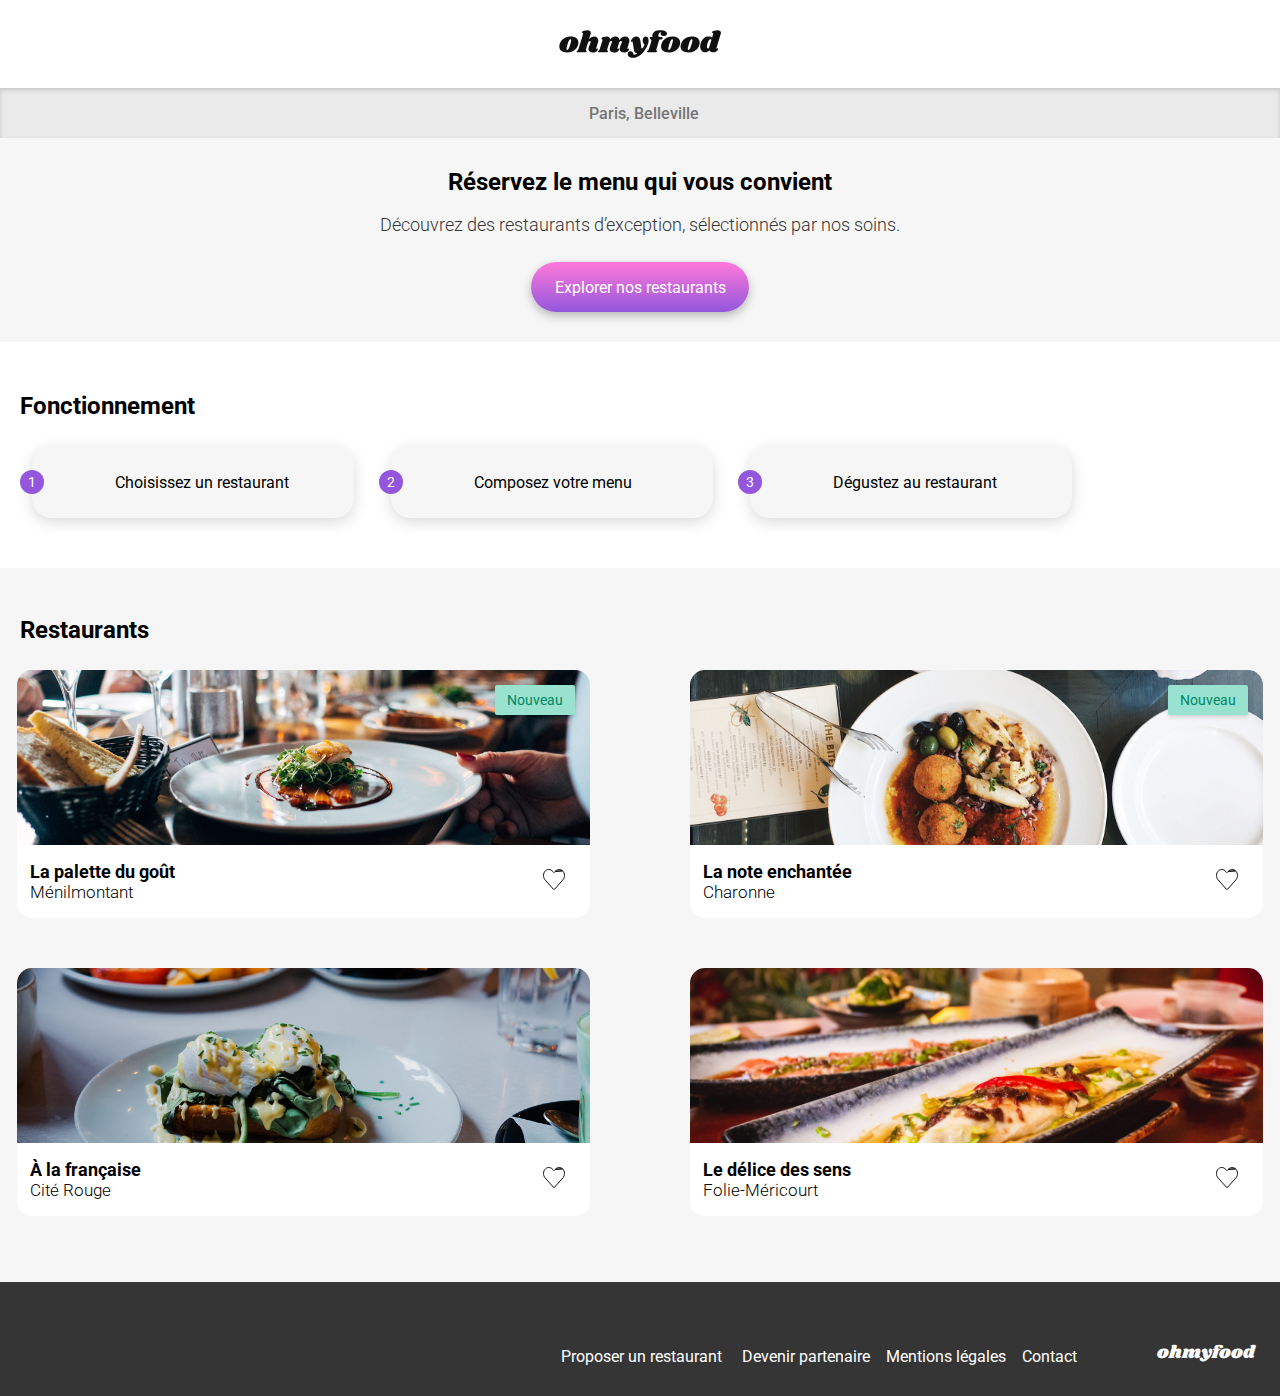
<file: index.html>
<!DOCTYPE html>
<html lang="fr">
  <head>
    <meta charset="UTF-8" />
    <meta name="viewport" content="width=device-width, initial-scale=1.0" />

    <title>Ohmyfood - Accueil</title>

    <link rel="preconnect" href="https://fonts.googleapis.com" />
    <link rel="preconnect" href="https://fonts.gstatic.com" crossorigin />
    <link
      href="https://fonts.googleapis.com/css2?family=Roboto:wght@300;500;700&family=Shrikhand&display=swap"
      rel="stylesheet"
    />
    <link
      rel="stylesheet"
      href="https://cdnjs.cloudflare.com/ajax/libs/font-awesome/6.2.1/css/all.min.css"
      integrity="sha512-MV7K8+y+gLIBoVD59lQIYicR65iaqukzvf/nwasF0nqhPay5w/9lJmVM2hMDcnK1OnMGCdVK+iQrJ7lzPJQd1w=="
      crossorigin="anonymous"
      referrerpolicy="no-referrer"
    />
    <link rel="stylesheet" href="./assets/CSS/styles.min.css" />
  </head>

  <body>
    <div class="body__loader">
      <span class="body__loader__content">ohmyfood</span>
    </div>
    <div class="main-container">
      <header>
        <div class="header__logo">
          <img
            src="/assets/images/logo/ohmyfood.png"
            srcset="./assets/images/logo/ohmyfood@2x.svg"
            alt="logo ohmyfood"
          />
        </div>
        <div class="locationform">
          <form action="#">
            <label for="location">
              <i class="fa-solid fa-location-dot"></i>
            </label>
            <input
              type="text"
              placeholder="Paris, Belleville"
              name="location"
              id="location"
            />
          </form>
        </div>
      </header>

      <main>
        <section class="titlesection">
          <h1 class="titlesection_h1">Réservez le menu qui vous convient</h1>
          <p class="titlesection_p">
            Découvrez des restaurants d’exception, sélectionnés par nos soins.
          </p>
          <div class="button">
            <button
              type="submit"
              name="explore"
              id="explore"
              class="button_explore"
            >
              Explorer nos restaurants
            </button>
          </div>
        </section>

        <div class="usesection">
          <span class="titlesection_h2">Fonctionnement</span>
          <div class="usesection__listing">
            <div class="usecard">
              <div class="usecard_content">
                <span class="usecard_content_p">1</span>
                <div class="usecard_iconbox">
                  <i class="fa-solid fa-mobile-screen-button"></i>
                </div>
                <p>Choisissez un restaurant</p>
              </div>
            </div>
            <div class="usecard">
              <div class="usecard_content">
                <span class="usecard_content_p">2</span>
                <div class="usecard_iconbox">
                  <i class="fa-solid fa-list-ul"></i>
                </div>
                <p>Composez votre menu</p>
              </div>
            </div>
            <div class="usecard">
              <div class="usecard_content">
                <span class="usecard_content_p">3</span>
                <div class="usecard_iconbox">
                  <i class="fa-solid fa-store"></i>
                </div>
                <p>Dégustez au restaurant</p>
              </div>
            </div>
          </div>
        </div>

        <section class="restaurantsection">
          <h2 class="titlesection_h2">Restaurants</h2>
          <div class="restaurantsection__listing">
            <a href="/restaurants/restaurant1.html">
              <article class="restaurantcard">
                <div class="restaurantcard_image">
                  <img
                    src="/assets/images/restaurants/jay-wennington-N_Y88TWmGwA-unsplash.jpg"
                    alt="Image d'un repas"
                  />
                  <div class="newcardtag">Nouveau</div>
                </div>
                <div class="restaurantcard_content">
                  <div class="restaurantcard_content_title">
                    <h3 class="restaurantsection_h3">La palette du goût</h3>
                    <p class="restaurantsection_p">Ménilmontant</p>
                  </div>
                  <div class="hearticons">
                    <svg
                      xmlns="http://www.w3.org/2000/svg"
                      width="22"
                      height="21"
                      viewBox="0 0 22 21"
                      fill="none"
                    >
                      <path
                        d="M12.2208 2.40551L12.2206 2.40576L11.3741 3.35732L11.0005 3.77727L10.627 3.35732L9.78047 2.40576L9.77992 2.40514C7.78271 0.152585 4.59762 -0.169649 2.47664 1.80201C-0.0175439 4.1245 -0.15494 8.32357 2.0848 10.8495L10.399 20.2148C10.399 20.2149 10.399 20.2149 10.3991 20.2149C10.7372 20.5955 11.2595 20.5955 11.5977 20.2149C11.5977 20.2149 11.5978 20.2149 11.5978 20.2148L19.9122 10.8493L19.9123 10.8492C22.1559 8.32335 22.0186 4.12461 19.5245 1.80213L12.2208 2.40551ZM12.2208 2.40551C14.2226 0.15233 17.4035 -0.169452 19.5243 1.80187L12.2208 2.40551Z"
                        stroke="#101010"
                      />
                    </svg>
                    <svg
                      class="filledhearticon"
                      xmlns="http://www.w3.org/2000/svg"
                      width="22"
                      height="21"
                      viewBox="0 0 22 21"
                      fill="none"
                    >
                      <path
                        d="M19.865 1.43593C17.5103 -0.753131 14.0083 -0.359381 11.847 2.07343L11.0005 3.02499L10.154 2.07343C7.99701 -0.359381 4.49076 -0.753131 2.13607 1.43593C-0.562363 3.94843 -0.704161 8.45781 1.71068 11.1812L10.0251 20.5469C10.5622 21.1516 11.4345 21.1516 11.9716 20.5469L20.2861 11.1812C22.7052 8.45781 22.5634 3.94843 19.865 1.43593Z"
                        fill="url(#paint0_linear_135714_527)"
                      />
                      <defs>
                        <linearGradient
                          id="paint0_linear_135714_527"
                          x1="11.0002"
                          y1="-5.4601"
                          x2="3.43443"
                          y2="27.9923"
                          gradientUnits="userSpaceOnUse"
                        >
                          <stop offset="1" stop-color="#9356DC" />
                          <stop offset="1" stop-color="#FF79DA" />
                        </linearGradient>
                      </defs>
                    </svg>
                  </div>
                </div>
              </article>
            </a>
            <a href="/restaurants/restaurant2.html">
              <article class="restaurantcard">
                <div class="restaurantcard_image">
                  <img
                    src="/assets/images/restaurants/stil-u2Lp8tXIcjw-unsplash.jpg"
                    alt="Image d'un repas"
                  />
                  <div class="newcardtag">Nouveau</div>
                </div>
                <div class="restaurantcard_content">
                  <div class="restaurantcard_content_title">
                    <h3 class="restaurantsection_h3">La note enchantée</h3>
                    <p class="restaurantsection_p">Charonne</p>
                  </div>
                  <div class="hearticons">
                    <svg
                      xmlns="http://www.w3.org/2000/svg"
                      width="22"
                      height="21"
                      viewBox="0 0 22 21"
                      fill="none"
                    >
                      <path
                        d="M12.2208 2.40551L12.2206 2.40576L11.3741 3.35732L11.0005 3.77727L10.627 3.35732L9.78047 2.40576L9.77992 2.40514C7.78271 0.152585 4.59762 -0.169649 2.47664 1.80201C-0.0175439 4.1245 -0.15494 8.32357 2.0848 10.8495L10.399 20.2148C10.399 20.2149 10.399 20.2149 10.3991 20.2149C10.7372 20.5955 11.2595 20.5955 11.5977 20.2149C11.5977 20.2149 11.5978 20.2149 11.5978 20.2148L19.9122 10.8493L19.9123 10.8492C22.1559 8.32335 22.0186 4.12461 19.5245 1.80213L12.2208 2.40551ZM12.2208 2.40551C14.2226 0.15233 17.4035 -0.169452 19.5243 1.80187L12.2208 2.40551Z"
                        stroke="#101010"
                      />
                    </svg>
                    <svg
                      class="filledhearticon"
                      xmlns="http://www.w3.org/2000/svg"
                      width="22"
                      height="21"
                      viewBox="0 0 22 21"
                      fill="none"
                    >
                      <path
                        d="M19.865 1.43593C17.5103 -0.753131 14.0083 -0.359381 11.847 2.07343L11.0005 3.02499L10.154 2.07343C7.99701 -0.359381 4.49076 -0.753131 2.13607 1.43593C-0.562363 3.94843 -0.704161 8.45781 1.71068 11.1812L10.0251 20.5469C10.5622 21.1516 11.4345 21.1516 11.9716 20.5469L20.2861 11.1812C22.7052 8.45781 22.5634 3.94843 19.865 1.43593Z"
                        fill="url(#paint0_linear_135714_527)"
                      />
                      <defs>
                        <linearGradient
                          x1="11.0002"
                          y1="-5.4601"
                          x2="3.43443"
                          y2="27.9923"
                          gradientUnits="userSpaceOnUse"
                        >
                          <stop offset="1" stop-color="#9356DC" />
                          <stop offset="1" stop-color="#FF79DA" />
                        </linearGradient>
                      </defs>
                    </svg>
                  </div>
                </div>
              </article>
            </a>
            <a href="/restaurants/restaurant3.html">
              <article class="restaurantcard">
                <div class="restaurantcard-image">
                  <img
                    src="/assets/images/restaurants/toa-heftiba-DQKerTsQwi0-unsplash.jpg"
                    alt="Image d'un repas"
                  />
                </div>
                <div class="restaurantcard_content">
                  <div class="restaurantcard_content_title">
                    <h3 class="restaurantsection_h3">À la française</h3>
                    <p class="restaurantsection_p">Cité Rouge</p>
                  </div>
                  <div class="hearticons">
                    <svg
                      xmlns="http://www.w3.org/2000/svg"
                      width="22"
                      height="21"
                      viewBox="0 0 22 21"
                      fill="none"
                    >
                      <path
                        d="M12.2208 2.40551L12.2206 2.40576L11.3741 3.35732L11.0005 3.77727L10.627 3.35732L9.78047 2.40576L9.77992 2.40514C7.78271 0.152585 4.59762 -0.169649 2.47664 1.80201C-0.0175439 4.1245 -0.15494 8.32357 2.0848 10.8495L10.399 20.2148C10.399 20.2149 10.399 20.2149 10.3991 20.2149C10.7372 20.5955 11.2595 20.5955 11.5977 20.2149C11.5977 20.2149 11.5978 20.2149 11.5978 20.2148L19.9122 10.8493L19.9123 10.8492C22.1559 8.32335 22.0186 4.12461 19.5245 1.80213L12.2208 2.40551ZM12.2208 2.40551C14.2226 0.15233 17.4035 -0.169452 19.5243 1.80187L12.2208 2.40551Z"
                        stroke="#101010"
                      />
                    </svg>
                    <svg
                      class="filledhearticon"
                      xmlns="http://www.w3.org/2000/svg"
                      width="22"
                      height="21"
                      viewBox="0 0 22 21"
                      fill="none"
                    >
                      <path
                        d="M19.865 1.43593C17.5103 -0.753131 14.0083 -0.359381 11.847 2.07343L11.0005 3.02499L10.154 2.07343C7.99701 -0.359381 4.49076 -0.753131 2.13607 1.43593C-0.562363 3.94843 -0.704161 8.45781 1.71068 11.1812L10.0251 20.5469C10.5622 21.1516 11.4345 21.1516 11.9716 20.5469L20.2861 11.1812C22.7052 8.45781 22.5634 3.94843 19.865 1.43593Z"
                        fill="url(#paint0_linear_135714_527)"
                      />
                      <defs>
                        <linearGradient
                          x1="11.0002"
                          y1="-5.4601"
                          x2="3.43443"
                          y2="27.9923"
                          gradientUnits="userSpaceOnUse"
                        >
                          <stop offset="1" stop-color="#9356DC" />
                          <stop offset="1" stop-color="#FF79DA" />
                        </linearGradient>
                      </defs>
                    </svg>
                  </div>
                </div>
              </article>
            </a>
            <a href="/restaurants/restaurant4.html">
              <article class="restaurantcard">
                <div class="restaurantcard_image">
                  <img
                    src="/assets/images/restaurants/louis-hansel-shotsoflouis-qNBGVyOCY8Q-unsplash.jpg"
                    alt="Image d'un repas"
                  />
                </div>
                <div class="restaurantcard_content">
                  <div class="restaurantcard_content_title">
                    <h3 class="restaurantsection_h3">Le délice des sens</h3>
                    <p class="restaurantsection_p">Folie-Méricourt</p>
                  </div>
                  <div class="hearticons">
                    <svg
                      xmlns="http://www.w3.org/2000/svg"
                      width="22"
                      height="21"
                      viewBox="0 0 22 21"
                      fill="none"
                    >
                      <path
                        d="M12.2208 2.40551L12.2206 2.40576L11.3741 3.35732L11.0005 3.77727L10.627 3.35732L9.78047 2.40576L9.77992 2.40514C7.78271 0.152585 4.59762 -0.169649 2.47664 1.80201C-0.0175439 4.1245 -0.15494 8.32357 2.0848 10.8495L10.399 20.2148C10.399 20.2149 10.399 20.2149 10.3991 20.2149C10.7372 20.5955 11.2595 20.5955 11.5977 20.2149C11.5977 20.2149 11.5978 20.2149 11.5978 20.2148L19.9122 10.8493L19.9123 10.8492C22.1559 8.32335 22.0186 4.12461 19.5245 1.80213L12.2208 2.40551ZM12.2208 2.40551C14.2226 0.15233 17.4035 -0.169452 19.5243 1.80187L12.2208 2.40551Z"
                        stroke="#101010"
                      />
                    </svg>
                    <svg
                      class="filledhearticon"
                      xmlns="http://www.w3.org/2000/svg"
                      width="22"
                      height="21"
                      viewBox="0 0 22 21"
                      fill="none"
                    >
                      <path
                        d="M19.865 1.43593C17.5103 -0.753131 14.0083 -0.359381 11.847 2.07343L11.0005 3.02499L10.154 2.07343C7.99701 -0.359381 4.49076 -0.753131 2.13607 1.43593C-0.562363 3.94843 -0.704161 8.45781 1.71068 11.1812L10.0251 20.5469C10.5622 21.1516 11.4345 21.1516 11.9716 20.5469L20.2861 11.1812C22.7052 8.45781 22.5634 3.94843 19.865 1.43593Z"
                        fill="url(#paint0_linear_135714_527)"
                      />
                      <defs>
                        <linearGradient
                          x1="11.0002"
                          y1="-5.4601"
                          x2="3.43443"
                          y2="27.9923"
                          gradientUnits="userSpaceOnUse"
                        >
                          <stop offset="1" stop-color="#9356DC" />
                          <stop offset="1" stop-color="#FF79DA" />
                        </linearGradient>
                      </defs>
                    </svg>
                  </div>
                </div>
              </article>
            </a>
          </div>
        </section>
      </main>

      <footer>
        <span class="footer__logo">ohmyfood</span>
        <nav>
          <a href="#">
            <span
              ><i class="fa-solid fa-utensils"></i>&nbsp;&nbsp;Proposer un
              restaurant</span
            >
          </a>
          <a href="#">
            <span
              ><i class="fa-solid fa-handshake-angle"></i>&nbsp;Devenir
              partenaire</span
            >
          </a>
          <a href="#">Mentions légales</a>
          <a href="mailto:email@example.com">Contact</a>
        </nav>
      </footer>
    </div>
  </body>
</html>
</file>
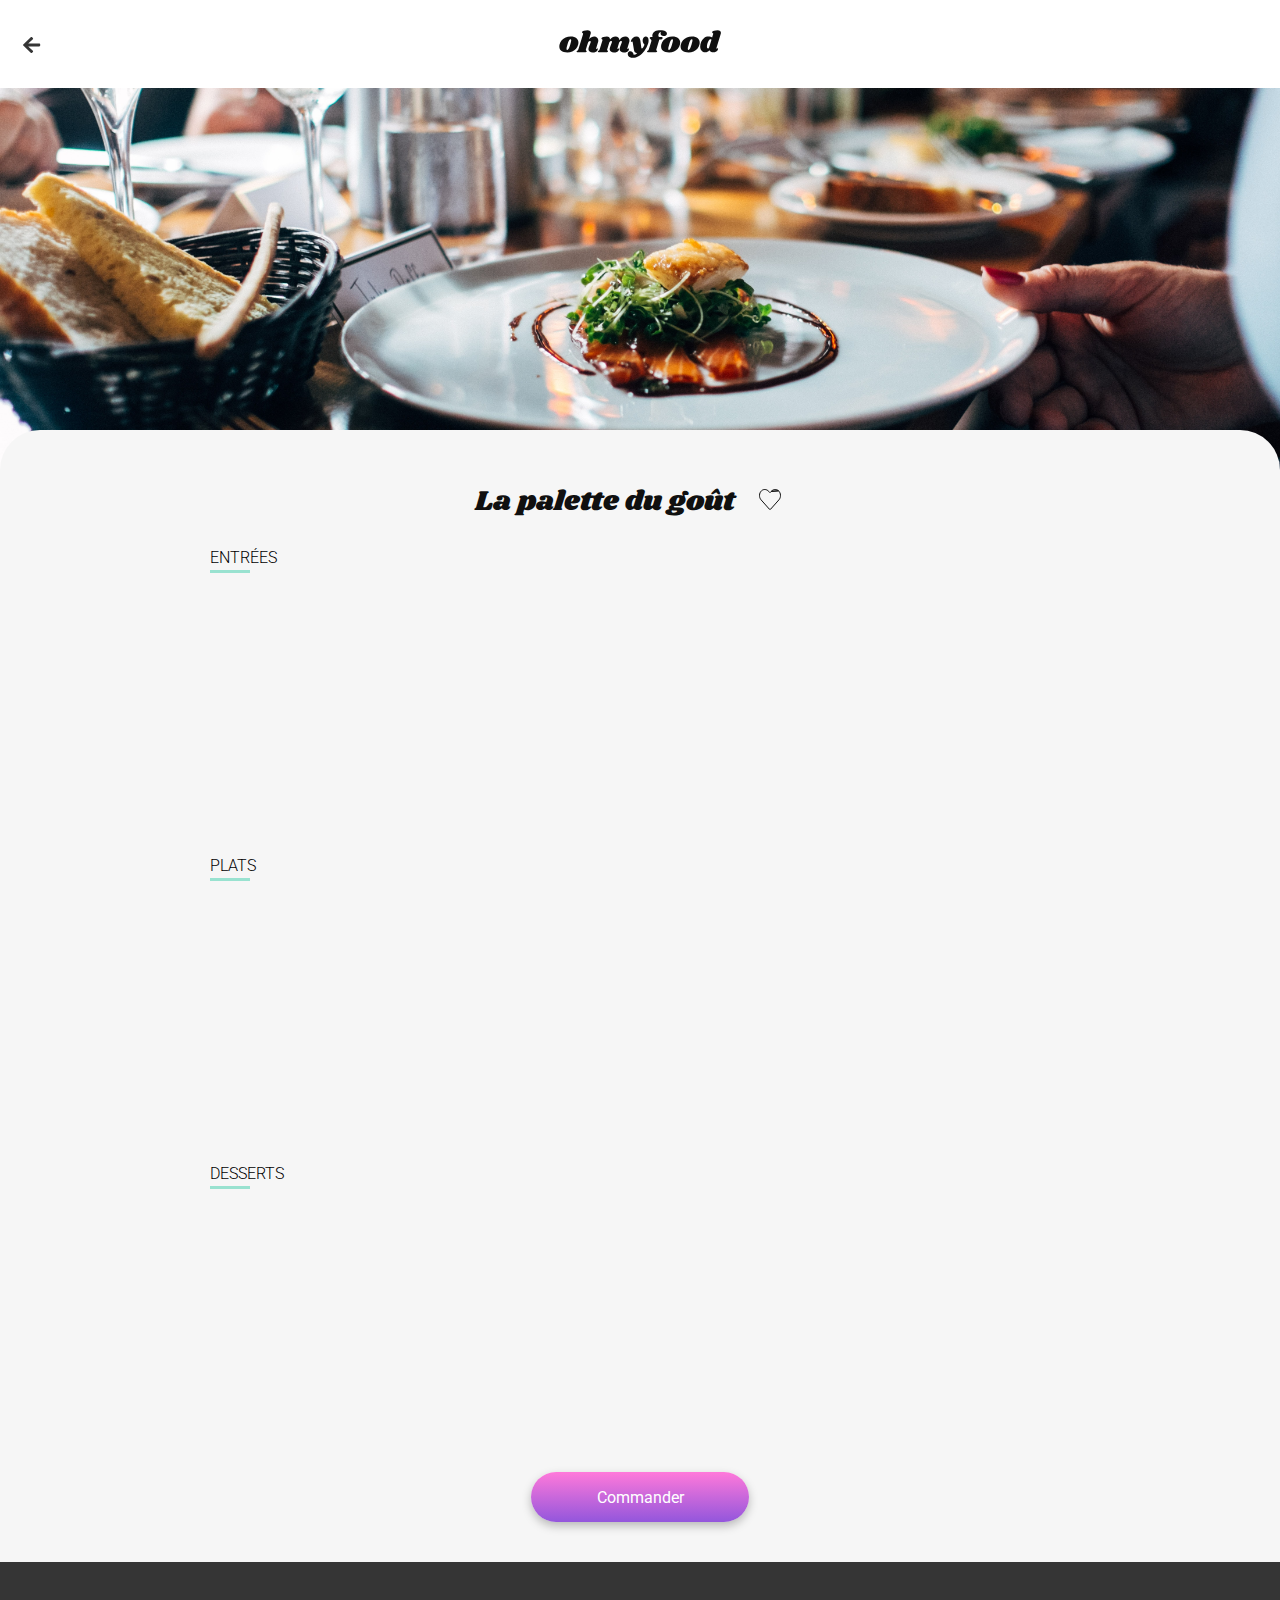
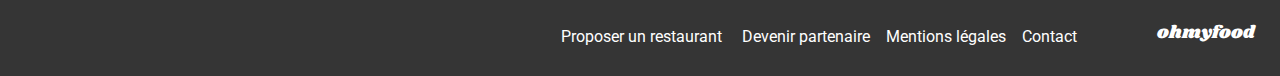
<file: restaurants/restaurant1.html>
<!DOCTYPE html>
<html lang="fr">
  <head>
    <meta charset="UTF-8" />
    <meta name="viewport" content="width=device-width, initial-scale=1.0" />

    <title>La palette du goût</title>

    <link rel="preconnect" href="https://fonts.googleapis.com" />
    <link rel="preconnect" href="https://fonts.gstatic.com" crossorigin />
    <link
      href="https://fonts.googleapis.com/css2?family=Roboto:wght@300;500;700&family=Shrikhand&display=swap"
      rel="stylesheet"
    />
    <link
      rel="stylesheet"
      href="https://cdnjs.cloudflare.com/ajax/libs/font-awesome/6.2.1/css/all.min.css"
      integrity="sha512-MV7K8+y+gLIBoVD59lQIYicR65iaqukzvf/nwasF0nqhPay5w/9lJmVM2hMDcnK1OnMGCdVK+iQrJ7lzPJQd1w=="
      crossorigin="anonymous"
      referrerpolicy="no-referrer"
    />
    <link rel="stylesheet" href="../assets/CSS/styles.min.css" />
  </head>

  <body>
    <div class="main-container">
      <header>
        <div class="header__logo">
          <a href="../index.html">
            <svg
              xmlns="http://www.w3.org/2000/svg"
              width="30"
              height="30"
              viewBox="0 0 30 30"
              fill="none"
            >
              <path
                d="M15.8856 21.9283L15.0335 22.7417C14.6727 23.0861 14.0892 23.0861 13.7323 22.7417L6.2706 15.6229C5.9098 15.2785 5.9098 14.7215 6.2706 14.3808L13.7323 7.2583C14.0931 6.9139 14.6765 6.9139 15.0335 7.2583L15.8856 8.07167C16.2502 8.41974 16.2425 8.98763 15.8702 9.32837L11.2451 13.5345H22.2764C22.7869 13.5345 23.1976 13.9265 23.1976 14.4138V15.5862C23.1976 16.0735 22.7869 16.4655 22.2764 16.4655H11.2451L15.8702 20.6716C16.2464 21.0124 16.254 21.5803 15.8856 21.9283Z"
                fill="#353535"
              />
            </svg>
          </a>
          <img
            src="../assets/images/logo/ohmyfood.png"
            srcset="../assets/images/logo/ohmyfood@2x.svg"
            alt="logo ohmyfood"
          />
        </div>
      </header>

      <main>
        <img
          src="../assets/images/restaurants/jay-wennington-N_Y88TWmGwA-unsplash.jpg"
          alt="photographie d'un plat"
        />
        <div class="restaurantmenu">
          <div class="restaurantmenu_title">
            <h1 class="restaurantmenu_h1">La palette du goût</h1>
            <div class="hearticons">
              <svg
                xmlns="http://www.w3.org/2000/svg"
                width="22"
                height="21"
                viewBox="0 0 22 21"
                fill="none"
              >
                <path
                  d="M12.2208 2.40551L12.2206 2.40576L11.3741 3.35732L11.0005 3.77727L10.627 3.35732L9.78047 2.40576L9.77992 2.40514C7.78271 0.152585 4.59762 -0.169649 2.47664 1.80201C-0.0175439 4.1245 -0.15494 8.32357 2.0848 10.8495L10.399 20.2148C10.399 20.2149 10.399 20.2149 10.3991 20.2149C10.7372 20.5955 11.2595 20.5955 11.5977 20.2149C11.5977 20.2149 11.5978 20.2149 11.5978 20.2148L19.9122 10.8493L19.9123 10.8492C22.1559 8.32335 22.0186 4.12461 19.5245 1.80213L12.2208 2.40551ZM12.2208 2.40551C14.2226 0.15233 17.4035 -0.169452 19.5243 1.80187L12.2208 2.40551Z"
                  stroke="#101010"
                />
              </svg>
              <svg
                class="filledhearticon"
                xmlns="http://www.w3.org/2000/svg"
                width="22"
                height="21"
                viewBox="0 0 22 21"
                fill="none"
              >
                <path
                  d="M19.865 1.43593C17.5103 -0.753131 14.0083 -0.359381 11.847 2.07343L11.0005 3.02499L10.154 2.07343C7.99701 -0.359381 4.49076 -0.753131 2.13607 1.43593C-0.562363 3.94843 -0.704161 8.45781 1.71068 11.1812L10.0251 20.5469C10.5622 21.1516 11.4345 21.1516 11.9716 20.5469L20.2861 11.1812C22.7052 8.45781 22.5634 3.94843 19.865 1.43593Z"
                  fill="url(#paint0_linear_135714_527)"
                />
                <defs>
                  <linearGradient
                    id="paint0_linear_135714_527"
                    x1="11.0002"
                    y1="-5.4601"
                    x2="3.43443"
                    y2="27.9923"
                    gradientUnits="userSpaceOnUse"
                  >
                    <stop offset="1" stop-color="#9356DC" />
                    <stop offset="1" stop-color="#FF79DA" />
                  </linearGradient>
                </defs>
              </svg>
            </div>
          </div>
          <section>
            <div class="sectiontitle">
              <h2 class="course_h2">ENTRÉES</h2>
              <hr />
            </div>
            <article class="coursecard">
              <div class="card_content">
                <div class="card_title">
                  <h3 class="course_h3">Fricassée d'escargots</h3>
                  <p class="course_p">Au piment d'Espelette</p>
                </div>
                <div class="card_price">
                  <span>25</span>
                  <span>€</span>
                </div>
              </div>
              <div class="selecticon">
                <svg
                  xmlns="http://www.w3.org/2000/svg"
                  width="60"
                  height="69"
                  viewBox="0 0 60 69"
                  fill="none"
                >
                  <path
                    d="M0.5 0H44.5C52.7843 0 59.5 6.71573 59.5 15V54C59.5 62.2843 52.7843 69 44.5 69H0.5V0Z"
                    fill="#99E2D0"
                  />
                  <path
                    d="M40.0847 34.9656C40.0847 40.4884 35.6076 44.9656 30.0847 44.9656C24.5619 44.9656 20.0847 40.4884 20.0847 34.9656C20.0847 29.4427 24.5619 24.9656 30.0847 24.9656C35.6076 24.9656 40.0847 29.4427 40.0847 34.9656ZM28.928 40.2605L36.3474 32.8411C36.5993 32.5892 36.5993 32.1807 36.3474 31.9288L35.435 31.0164C35.1831 30.7644 34.7746 30.7644 34.5226 31.0164L28.4718 37.0671L25.6469 34.2421C25.3949 33.9902 24.9864 33.9902 24.7344 34.2421L23.8221 35.1545C23.5701 35.4065 23.5701 35.815 23.8221 36.0669L28.0156 40.2605C28.2676 40.5124 28.676 40.5124 28.928 40.2605Z"
                    fill="white"
                  />
                </svg>
              </div>
            </article>
            <article class="coursecard">
              <div class="card_content">
                <div class="card_title">
                  <h3 class="course_h3">Foie gras de canard mi-cuit</h3>
                  <p class="course_p">Et ses copeaux de truffe noire</p>
                </div>
                <div class="card_price">
                  <span>35</span>
                  <span>€</span>
                </div>
              </div>
              <div class="selecticon">
                <svg
                  xmlns="http://www.w3.org/2000/svg"
                  width="60"
                  height="69"
                  viewBox="0 0 60 69"
                  fill="none"
                >
                  <path
                    d="M0.5 0H44.5C52.7843 0 59.5 6.71573 59.5 15V54C59.5 62.2843 52.7843 69 44.5 69H0.5V0Z"
                    fill="#99E2D0"
                  />
                  <path
                    d="M40.0847 34.9656C40.0847 40.4884 35.6076 44.9656 30.0847 44.9656C24.5619 44.9656 20.0847 40.4884 20.0847 34.9656C20.0847 29.4427 24.5619 24.9656 30.0847 24.9656C35.6076 24.9656 40.0847 29.4427 40.0847 34.9656ZM28.928 40.2605L36.3474 32.8411C36.5993 32.5892 36.5993 32.1807 36.3474 31.9288L35.435 31.0164C35.1831 30.7644 34.7746 30.7644 34.5226 31.0164L28.4718 37.0671L25.6469 34.2421C25.3949 33.9902 24.9864 33.9902 24.7344 34.2421L23.8221 35.1545C23.5701 35.4065 23.5701 35.815 23.8221 36.0669L28.0156 40.2605C28.2676 40.5124 28.676 40.5124 28.928 40.2605Z"
                    fill="white"
                  />
                </svg>
              </div>
            </article>
            <article class="coursecard">
              <div class="card_content">
                <div class="card_title">
                  <h3 class="course_h3">Œuf au plat</h3>
                  <p class="course_p">
                    Assaisonné à la truffe sur lit de caviar
                  </p>
                </div>
                <div class="card_price">
                  <span>20</span>
                  <span>€</span>
                </div>
              </div>
              <div class="selecticon">
                <svg
                  xmlns="http://www.w3.org/2000/svg"
                  width="60"
                  height="69"
                  viewBox="0 0 60 69"
                  fill="none"
                >
                  <path
                    d="M0.5 0H44.5C52.7843 0 59.5 6.71573 59.5 15V54C59.5 62.2843 52.7843 69 44.5 69H0.5V0Z"
                    fill="#99E2D0"
                  />
                  <path
                    d="M40.0847 34.9656C40.0847 40.4884 35.6076 44.9656 30.0847 44.9656C24.5619 44.9656 20.0847 40.4884 20.0847 34.9656C20.0847 29.4427 24.5619 24.9656 30.0847 24.9656C35.6076 24.9656 40.0847 29.4427 40.0847 34.9656ZM28.928 40.2605L36.3474 32.8411C36.5993 32.5892 36.5993 32.1807 36.3474 31.9288L35.435 31.0164C35.1831 30.7644 34.7746 30.7644 34.5226 31.0164L28.4718 37.0671L25.6469 34.2421C25.3949 33.9902 24.9864 33.9902 24.7344 34.2421L23.8221 35.1545C23.5701 35.4065 23.5701 35.815 23.8221 36.0669L28.0156 40.2605C28.2676 40.5124 28.676 40.5124 28.928 40.2605Z"
                    fill="white"
                  />
                </svg>
              </div>
            </article>
          </section>
          <section>
            <div class="sectiontitle">
              <h2 class="course_h2">PLATS</h2>
              <hr />
            </div>
            <article class="coursecard">
              <div class="card_content">
                <div class="card_title">
                  <h3 class="course_h3">Filet de bœuf aux herbes</h3>
                  <p class="course_p">Accompagné de sa ribambelle de légumes</p>
                </div>
                <div class="card_price">
                  <span>40</span>
                  <span>€</span>
                </div>
              </div>
              <div class="selecticon">
                <svg
                  xmlns="http://www.w3.org/2000/svg"
                  width="60"
                  height="69"
                  viewBox="0 0 60 69"
                  fill="none"
                >
                  <path
                    d="M0.5 0H44.5C52.7843 0 59.5 6.71573 59.5 15V54C59.5 62.2843 52.7843 69 44.5 69H0.5V0Z"
                    fill="#99E2D0"
                  />
                  <path
                    d="M40.0847 34.9656C40.0847 40.4884 35.6076 44.9656 30.0847 44.9656C24.5619 44.9656 20.0847 40.4884 20.0847 34.9656C20.0847 29.4427 24.5619 24.9656 30.0847 24.9656C35.6076 24.9656 40.0847 29.4427 40.0847 34.9656ZM28.928 40.2605L36.3474 32.8411C36.5993 32.5892 36.5993 32.1807 36.3474 31.9288L35.435 31.0164C35.1831 30.7644 34.7746 30.7644 34.5226 31.0164L28.4718 37.0671L25.6469 34.2421C25.3949 33.9902 24.9864 33.9902 24.7344 34.2421L23.8221 35.1545C23.5701 35.4065 23.5701 35.815 23.8221 36.0669L28.0156 40.2605C28.2676 40.5124 28.676 40.5124 28.928 40.2605Z"
                    fill="white"
                  />
                </svg>
              </div>
            </article>
            <article class="coursecard">
              <div class="card_content">
                <div class="card_title">
                  <h3 class="course_h3">Parmentier de queue de bœuf</h3>
                  <p class="course_p">
                    À la truffe noire sur sa purée de panais
                  </p>
                </div>
                <div class="card_price">
                  <span>35</span>
                  <span>€</span>
                </div>
              </div>
              <div class="selecticon">
                <svg
                  xmlns="http://www.w3.org/2000/svg"
                  width="60"
                  height="69"
                  viewBox="0 0 60 69"
                  fill="none"
                >
                  <path
                    d="M0.5 0H44.5C52.7843 0 59.5 6.71573 59.5 15V54C59.5 62.2843 52.7843 69 44.5 69H0.5V0Z"
                    fill="#99E2D0"
                  />
                  <path
                    d="M40.0847 34.9656C40.0847 40.4884 35.6076 44.9656 30.0847 44.9656C24.5619 44.9656 20.0847 40.4884 20.0847 34.9656C20.0847 29.4427 24.5619 24.9656 30.0847 24.9656C35.6076 24.9656 40.0847 29.4427 40.0847 34.9656ZM28.928 40.2605L36.3474 32.8411C36.5993 32.5892 36.5993 32.1807 36.3474 31.9288L35.435 31.0164C35.1831 30.7644 34.7746 30.7644 34.5226 31.0164L28.4718 37.0671L25.6469 34.2421C25.3949 33.9902 24.9864 33.9902 24.7344 34.2421L23.8221 35.1545C23.5701 35.4065 23.5701 35.815 23.8221 36.0669L28.0156 40.2605C28.2676 40.5124 28.676 40.5124 28.928 40.2605Z"
                    fill="white"
                  />
                </svg>
              </div>
            </article>
            <article class="coursecard">
              <div class="card_content">
                <div class="card_title">
                  <h3 class="course_h3">Filet de turbot</h3>
                  <p class="course_p">Aux agrumes</p>
                </div>
                <div class="card_price">
                  <span>44</span>
                  <span>€</span>
                </div>
              </div>
              <div class="selecticon">
                <svg
                  xmlns="http://www.w3.org/2000/svg"
                  width="60"
                  height="69"
                  viewBox="0 0 60 69"
                  fill="none"
                >
                  <path
                    d="M0.5 0H44.5C52.7843 0 59.5 6.71573 59.5 15V54C59.5 62.2843 52.7843 69 44.5 69H0.5V0Z"
                    fill="#99E2D0"
                  />
                  <path
                    d="M40.0847 34.9656C40.0847 40.4884 35.6076 44.9656 30.0847 44.9656C24.5619 44.9656 20.0847 40.4884 20.0847 34.9656C20.0847 29.4427 24.5619 24.9656 30.0847 24.9656C35.6076 24.9656 40.0847 29.4427 40.0847 34.9656ZM28.928 40.2605L36.3474 32.8411C36.5993 32.5892 36.5993 32.1807 36.3474 31.9288L35.435 31.0164C35.1831 30.7644 34.7746 30.7644 34.5226 31.0164L28.4718 37.0671L25.6469 34.2421C25.3949 33.9902 24.9864 33.9902 24.7344 34.2421L23.8221 35.1545C23.5701 35.4065 23.5701 35.815 23.8221 36.0669L28.0156 40.2605C28.2676 40.5124 28.676 40.5124 28.928 40.2605Z"
                    fill="white"
                  />
                </svg>
              </div>
            </article>
          </section>
          <section>
            <div class="sectiontitle">
              <h2 class="course_h2">DESSERTS</h2>
              <hr />
            </div>
            <article class="coursecard">
              <div class="card_content">
                <div class="card_title">
                  <h3 class="course_h3">Paris-Brest</h3>
                  <p class="course_p">Revisité</p>
                </div>
                <div class="card_price">
                  <span>18</span>
                  <span>€</span>
                </div>
              </div>
              <div class="selecticon">
                <svg
                  xmlns="http://www.w3.org/2000/svg"
                  width="60"
                  height="69"
                  viewBox="0 0 60 69"
                  fill="none"
                >
                  <path
                    d="M0.5 0H44.5C52.7843 0 59.5 6.71573 59.5 15V54C59.5 62.2843 52.7843 69 44.5 69H0.5V0Z"
                    fill="#99E2D0"
                  />
                  <path
                    d="M40.0847 34.9656C40.0847 40.4884 35.6076 44.9656 30.0847 44.9656C24.5619 44.9656 20.0847 40.4884 20.0847 34.9656C20.0847 29.4427 24.5619 24.9656 30.0847 24.9656C35.6076 24.9656 40.0847 29.4427 40.0847 34.9656ZM28.928 40.2605L36.3474 32.8411C36.5993 32.5892 36.5993 32.1807 36.3474 31.9288L35.435 31.0164C35.1831 30.7644 34.7746 30.7644 34.5226 31.0164L28.4718 37.0671L25.6469 34.2421C25.3949 33.9902 24.9864 33.9902 24.7344 34.2421L23.8221 35.1545C23.5701 35.4065 23.5701 35.815 23.8221 36.0669L28.0156 40.2605C28.2676 40.5124 28.676 40.5124 28.928 40.2605Z"
                    fill="white"
                  />
                </svg>
              </div>
            </article>
            <article class="coursecard">
              <div class="card_content">
                <div class="card_title">
                  <h3 class="course_h3">Macaron au chocolat d'exception</h3>
                  <p class="course_p">Et glace à la vanille de Madagascar</p>
                </div>
                <div class="card_price">
                  <span>22</span>
                  <span>€</span>
                </div>
              </div>
              <div class="selecticon">
                <svg
                  xmlns="http://www.w3.org/2000/svg"
                  width="60"
                  height="69"
                  viewBox="0 0 60 69"
                  fill="none"
                >
                  <path
                    d="M0.5 0H44.5C52.7843 0 59.5 6.71573 59.5 15V54C59.5 62.2843 52.7843 69 44.5 69H0.5V0Z"
                    fill="#99E2D0"
                  />
                  <path
                    d="M40.0847 34.9656C40.0847 40.4884 35.6076 44.9656 30.0847 44.9656C24.5619 44.9656 20.0847 40.4884 20.0847 34.9656C20.0847 29.4427 24.5619 24.9656 30.0847 24.9656C35.6076 24.9656 40.0847 29.4427 40.0847 34.9656ZM28.928 40.2605L36.3474 32.8411C36.5993 32.5892 36.5993 32.1807 36.3474 31.9288L35.435 31.0164C35.1831 30.7644 34.7746 30.7644 34.5226 31.0164L28.4718 37.0671L25.6469 34.2421C25.3949 33.9902 24.9864 33.9902 24.7344 34.2421L23.8221 35.1545C23.5701 35.4065 23.5701 35.815 23.8221 36.0669L28.0156 40.2605C28.2676 40.5124 28.676 40.5124 28.928 40.2605Z"
                    fill="white"
                  />
                </svg>
              </div>
            </article>
            <article class="coursecard">
              <div class="card_content">
                <div class="card_title">
                  <h3 class="course_h3">Mousse au chocolat</h3>
                  <p class="course_p">
                    Au piment d'Espelette et à la truffe noire
                  </p>
                </div>
                <div class="card_price">
                  <span>23</span>
                  <span>€</span>
                </div>
              </div>
              <div class="selecticon">
                <svg
                  xmlns="http://www.w3.org/2000/svg"
                  width="60"
                  height="69"
                  viewBox="0 0 60 69"
                  fill="none"
                >
                  <path
                    d="M0.5 0H44.5C52.7843 0 59.5 6.71573 59.5 15V54C59.5 62.2843 52.7843 69 44.5 69H0.5V0Z"
                    fill="#99E2D0"
                  />
                  <path
                    d="M40.0847 34.9656C40.0847 40.4884 35.6076 44.9656 30.0847 44.9656C24.5619 44.9656 20.0847 40.4884 20.0847 34.9656C20.0847 29.4427 24.5619 24.9656 30.0847 24.9656C35.6076 24.9656 40.0847 29.4427 40.0847 34.9656ZM28.928 40.2605L36.3474 32.8411C36.5993 32.5892 36.5993 32.1807 36.3474 31.9288L35.435 31.0164C35.1831 30.7644 34.7746 30.7644 34.5226 31.0164L28.4718 37.0671L25.6469 34.2421C25.3949 33.9902 24.9864 33.9902 24.7344 34.2421L23.8221 35.1545C23.5701 35.4065 23.5701 35.815 23.8221 36.0669L28.0156 40.2605C28.2676 40.5124 28.676 40.5124 28.928 40.2605Z"
                    fill="white"
                  />
                </svg>
              </div>
            </article>
            <div class="button">
              <button type="submit" title="Commander" class="button_order">
                Commander
              </button>
            </div>
          </section>
        </div>
      </main>

      <footer>
        <span class="footer__logo">ohmyfood</span>
        <nav>
          <a href="#">
            <span
              ><i class="fa-solid fa-utensils"></i>&nbsp;&nbsp;Proposer un
              restaurant</span
            >
          </a>
          <a href="#">
            <span
              ><i class="fa-solid fa-handshake-angle"></i>&nbsp;Devenir
              partenaire</span
            >
          </a>
          <a href="#">Mentions légales</a>
          <a href="#">Contact</a>
        </nav>
      </footer>
    </div>
  </body>
</html>
</file>
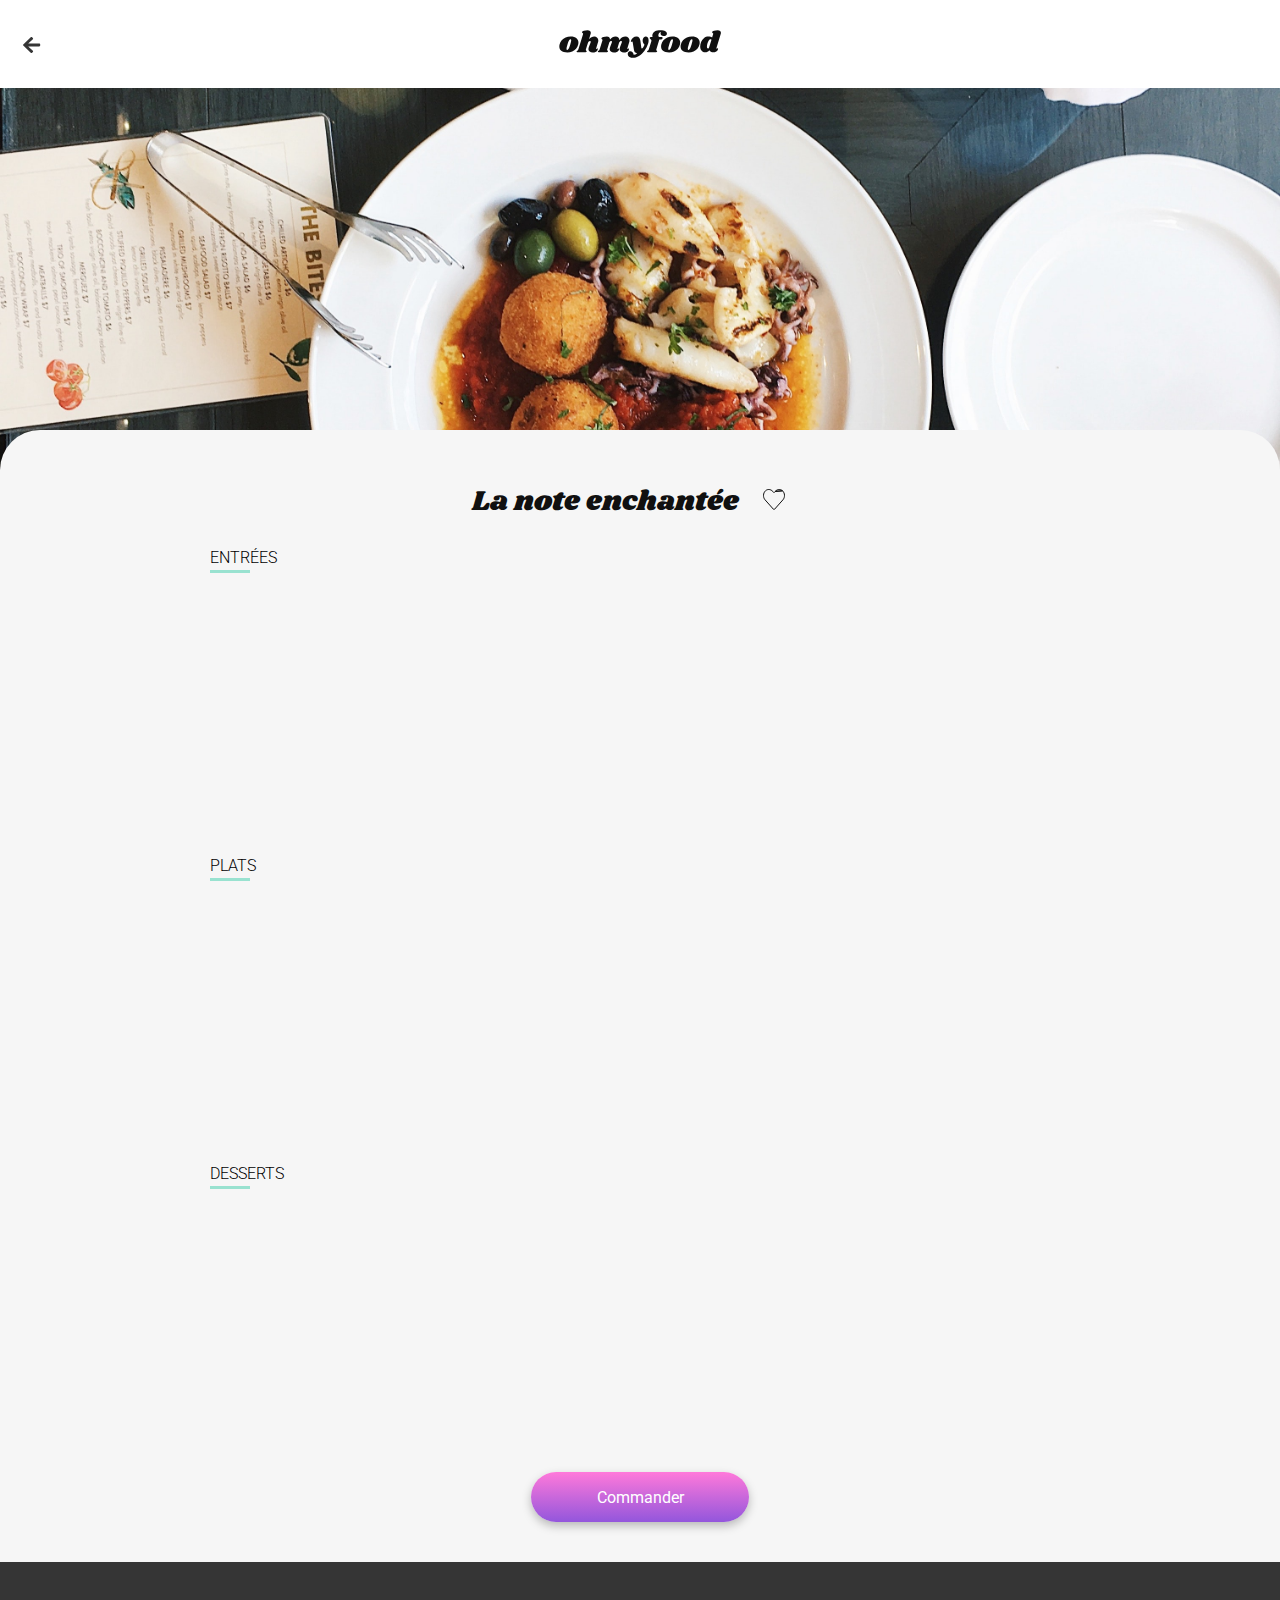
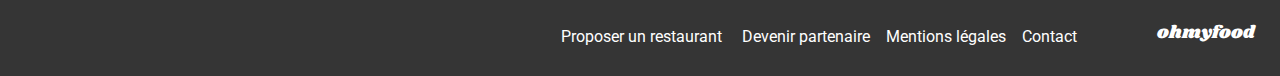
<file: restaurants/restaurant2.html>
<!DOCTYPE html>
<html lang="fr">
  <head>
    <meta charset="UTF-8" />
    <meta name="viewport" content="width=device-width, initial-scale=1.0" />

    <title>La note enchantée</title>

    <link rel="preconnect" href="https://fonts.googleapis.com" />
    <link rel="preconnect" href="https://fonts.gstatic.com" crossorigin />
    <link
      href="https://fonts.googleapis.com/css2?family=Roboto:wght@300;500;700&family=Shrikhand&display=swap"
      rel="stylesheet"
    />
    <link
      rel="stylesheet"
      href="https://cdnjs.cloudflare.com/ajax/libs/font-awesome/6.2.1/css/all.min.css"
      integrity="sha512-MV7K8+y+gLIBoVD59lQIYicR65iaqukzvf/nwasF0nqhPay5w/9lJmVM2hMDcnK1OnMGCdVK+iQrJ7lzPJQd1w=="
      crossorigin="anonymous"
      referrerpolicy="no-referrer"
    />
    <link rel="stylesheet" href="../assets/CSS/styles.min.css" />
  </head>

  <body>
    <div class="main-container">
      <header>
        <div class="header__logo">
          <a href="../index.html">
            <svg
              xmlns="http://www.w3.org/2000/svg"
              width="30"
              height="30"
              viewBox="0 0 30 30"
              fill="none"
            >
              <path
                d="M15.8856 21.9283L15.0335 22.7417C14.6727 23.0861 14.0892 23.0861 13.7323 22.7417L6.2706 15.6229C5.9098 15.2785 5.9098 14.7215 6.2706 14.3808L13.7323 7.2583C14.0931 6.9139 14.6765 6.9139 15.0335 7.2583L15.8856 8.07167C16.2502 8.41974 16.2425 8.98763 15.8702 9.32837L11.2451 13.5345H22.2764C22.7869 13.5345 23.1976 13.9265 23.1976 14.4138V15.5862C23.1976 16.0735 22.7869 16.4655 22.2764 16.4655H11.2451L15.8702 20.6716C16.2464 21.0124 16.254 21.5803 15.8856 21.9283Z"
                fill="#353535"
              />
            </svg>
          </a>
          <img
            src="../assets/images/logo/ohmyfood.png"
            srcset="../assets/images/logo/ohmyfood@2x.svg"
            alt="logo ohmyfood"
          />
        </div>
      </header>

      <main>
        <img
          src="../assets/images/restaurants/stil-u2Lp8tXIcjw-unsplash.jpg"
          alt="photographie d'un plat"
        />
        <div class="restaurantmenu">
          <div class="restaurantmenu_title">
            <h1 class="restaurantmenu_h1">La note enchantée</h1>
            <div class="hearticons">
              <svg
                xmlns="http://www.w3.org/2000/svg"
                width="22"
                height="21"
                viewBox="0 0 22 21"
                fill="none"
              >
                <path
                  d="M12.2208 2.40551L12.2206 2.40576L11.3741 3.35732L11.0005 3.77727L10.627 3.35732L9.78047 2.40576L9.77992 2.40514C7.78271 0.152585 4.59762 -0.169649 2.47664 1.80201C-0.0175439 4.1245 -0.15494 8.32357 2.0848 10.8495L10.399 20.2148C10.399 20.2149 10.399 20.2149 10.3991 20.2149C10.7372 20.5955 11.2595 20.5955 11.5977 20.2149C11.5977 20.2149 11.5978 20.2149 11.5978 20.2148L19.9122 10.8493L19.9123 10.8492C22.1559 8.32335 22.0186 4.12461 19.5245 1.80213L12.2208 2.40551ZM12.2208 2.40551C14.2226 0.15233 17.4035 -0.169452 19.5243 1.80187L12.2208 2.40551Z"
                  stroke="#101010"
                />
              </svg>
              <svg
                class="filledhearticon"
                xmlns="http://www.w3.org/2000/svg"
                width="22"
                height="21"
                viewBox="0 0 22 21"
                fill="none"
              >
                <path
                  d="M19.865 1.43593C17.5103 -0.753131 14.0083 -0.359381 11.847 2.07343L11.0005 3.02499L10.154 2.07343C7.99701 -0.359381 4.49076 -0.753131 2.13607 1.43593C-0.562363 3.94843 -0.704161 8.45781 1.71068 11.1812L10.0251 20.5469C10.5622 21.1516 11.4345 21.1516 11.9716 20.5469L20.2861 11.1812C22.7052 8.45781 22.5634 3.94843 19.865 1.43593Z"
                  fill="url(#paint0_linear_135714_527)"
                />
                <defs>
                  <linearGradient
                    id="paint0_linear_135714_527"
                    x1="11.0002"
                    y1="-5.4601"
                    x2="3.43443"
                    y2="27.9923"
                    gradientUnits="userSpaceOnUse"
                  >
                    <stop offset="1" stop-color="#9356DC" />
                    <stop offset="1" stop-color="#FF79DA" />
                  </linearGradient>
                </defs>
              </svg>
            </div>
          </div>
          <section>
            <div class="sectiontitle">
              <h2 class="course_h2">ENTRÉES</h2>
              <hr />
            </div>
            <article class="coursecard">
              <div class="card_content">
                <div class="card_title">
                  <h3 class="course_h3">Ravioles de foie gras</h3>
                  <p class="course_p">Accompagnées de leur crème à la truffe</p>
                </div>
                <div class="card_price">
                  <span>25</span>
                  <span>€</span>
                </div>
              </div>
              <div class="selecticon">
                <svg
                  xmlns="http://www.w3.org/2000/svg"
                  width="60"
                  height="69"
                  viewBox="0 0 60 69"
                  fill="none"
                >
                  <path
                    d="M0.5 0H44.5C52.7843 0 59.5 6.71573 59.5 15V54C59.5 62.2843 52.7843 69 44.5 69H0.5V0Z"
                    fill="#99E2D0"
                  />
                  <path
                    d="M40.0847 34.9656C40.0847 40.4884 35.6076 44.9656 30.0847 44.9656C24.5619 44.9656 20.0847 40.4884 20.0847 34.9656C20.0847 29.4427 24.5619 24.9656 30.0847 24.9656C35.6076 24.9656 40.0847 29.4427 40.0847 34.9656ZM28.928 40.2605L36.3474 32.8411C36.5993 32.5892 36.5993 32.1807 36.3474 31.9288L35.435 31.0164C35.1831 30.7644 34.7746 30.7644 34.5226 31.0164L28.4718 37.0671L25.6469 34.2421C25.3949 33.9902 24.9864 33.9902 24.7344 34.2421L23.8221 35.1545C23.5701 35.4065 23.5701 35.815 23.8221 36.0669L28.0156 40.2605C28.2676 40.5124 28.676 40.5124 28.928 40.2605Z"
                    fill="white"
                  />
                </svg>
              </div>
            </article>
            <article class="coursecard">
              <div class="card_content">
                <div class="card_title">
                  <h3 class="course_h3">Caviar osciètre</h3>
                  <p class="course_p">Sur blini à la farine de blé noir</p>
                </div>
                <div class="card_price">
                  <span>35</span>
                  <span>€</span>
                </div>
              </div>
              <div class="selecticon">
                <svg
                  xmlns="http://www.w3.org/2000/svg"
                  width="60"
                  height="69"
                  viewBox="0 0 60 69"
                  fill="none"
                >
                  <path
                    d="M0.5 0H44.5C52.7843 0 59.5 6.71573 59.5 15V54C59.5 62.2843 52.7843 69 44.5 69H0.5V0Z"
                    fill="#99E2D0"
                  />
                  <path
                    d="M40.0847 34.9656C40.0847 40.4884 35.6076 44.9656 30.0847 44.9656C24.5619 44.9656 20.0847 40.4884 20.0847 34.9656C20.0847 29.4427 24.5619 24.9656 30.0847 24.9656C35.6076 24.9656 40.0847 29.4427 40.0847 34.9656ZM28.928 40.2605L36.3474 32.8411C36.5993 32.5892 36.5993 32.1807 36.3474 31.9288L35.435 31.0164C35.1831 30.7644 34.7746 30.7644 34.5226 31.0164L28.4718 37.0671L25.6469 34.2421C25.3949 33.9902 24.9864 33.9902 24.7344 34.2421L23.8221 35.1545C23.5701 35.4065 23.5701 35.815 23.8221 36.0669L28.0156 40.2605C28.2676 40.5124 28.676 40.5124 28.928 40.2605Z"
                    fill="white"
                  />
                </svg>
              </div>
            </article>
            <article class="coursecard">
              <div class="card_content">
                <div class="card_title">
                  <h3 class="course_h3">Homard et espuma de potiron</h3>
                  <p class="course_p">Marinés aux zestes d'orange</p>
                </div>
                <div class="card_price">
                  <span>20</span>
                  <span>€</span>
                </div>
              </div>
              <div class="selecticon">
                <svg
                  xmlns="http://www.w3.org/2000/svg"
                  width="60"
                  height="69"
                  viewBox="0 0 60 69"
                  fill="none"
                >
                  <path
                    d="M0.5 0H44.5C52.7843 0 59.5 6.71573 59.5 15V54C59.5 62.2843 52.7843 69 44.5 69H0.5V0Z"
                    fill="#99E2D0"
                  />
                  <path
                    d="M40.0847 34.9656C40.0847 40.4884 35.6076 44.9656 30.0847 44.9656C24.5619 44.9656 20.0847 40.4884 20.0847 34.9656C20.0847 29.4427 24.5619 24.9656 30.0847 24.9656C35.6076 24.9656 40.0847 29.4427 40.0847 34.9656ZM28.928 40.2605L36.3474 32.8411C36.5993 32.5892 36.5993 32.1807 36.3474 31.9288L35.435 31.0164C35.1831 30.7644 34.7746 30.7644 34.5226 31.0164L28.4718 37.0671L25.6469 34.2421C25.3949 33.9902 24.9864 33.9902 24.7344 34.2421L23.8221 35.1545C23.5701 35.4065 23.5701 35.815 23.8221 36.0669L28.0156 40.2605C28.2676 40.5124 28.676 40.5124 28.928 40.2605Z"
                    fill="white"
                  />
                </svg>
              </div>
            </article>
          </section>
          <section>
            <div class="sectiontitle">
              <h2 class="course_h2">PLATS</h2>
              <hr />
            </div>
            <article class="coursecard">
              <div class="card_content">
                <div class="card_title">
                  <h3 class="course_h3">Noix de coquilles Saint-Jacques</h3>
                  <p class="course_p">Sur lit de purée de céleri-rave</p>
                </div>
                <div class="card_price">
                  <span>40</span>
                  <span>€</span>
                </div>
              </div>
              <div class="selecticon">
                <svg
                  xmlns="http://www.w3.org/2000/svg"
                  width="60"
                  height="69"
                  viewBox="0 0 60 69"
                  fill="none"
                >
                  <path
                    d="M0.5 0H44.5C52.7843 0 59.5 6.71573 59.5 15V54C59.5 62.2843 52.7843 69 44.5 69H0.5V0Z"
                    fill="#99E2D0"
                  />
                  <path
                    d="M40.0847 34.9656C40.0847 40.4884 35.6076 44.9656 30.0847 44.9656C24.5619 44.9656 20.0847 40.4884 20.0847 34.9656C20.0847 29.4427 24.5619 24.9656 30.0847 24.9656C35.6076 24.9656 40.0847 29.4427 40.0847 34.9656ZM28.928 40.2605L36.3474 32.8411C36.5993 32.5892 36.5993 32.1807 36.3474 31.9288L35.435 31.0164C35.1831 30.7644 34.7746 30.7644 34.5226 31.0164L28.4718 37.0671L25.6469 34.2421C25.3949 33.9902 24.9864 33.9902 24.7344 34.2421L23.8221 35.1545C23.5701 35.4065 23.5701 35.815 23.8221 36.0669L28.0156 40.2605C28.2676 40.5124 28.676 40.5124 28.928 40.2605Z"
                    fill="white"
                  />
                </svg>
              </div>
            </article>
            <article class="coursecard">
              <div class="card_content">
                <div class="card_title">
                  <h3 class="course_h3">Langoustine poêlée</h3>
                  <p class="course_p">Purée de patate douce</p>
                </div>
                <div class="card_price">
                  <span>35</span>
                  <span>€</span>
                </div>
              </div>
              <div class="selecticon">
                <svg
                  xmlns="http://www.w3.org/2000/svg"
                  width="60"
                  height="69"
                  viewBox="0 0 60 69"
                  fill="none"
                >
                  <path
                    d="M0.5 0H44.5C52.7843 0 59.5 6.71573 59.5 15V54C59.5 62.2843 52.7843 69 44.5 69H0.5V0Z"
                    fill="#99E2D0"
                  />
                  <path
                    d="M40.0847 34.9656C40.0847 40.4884 35.6076 44.9656 30.0847 44.9656C24.5619 44.9656 20.0847 40.4884 20.0847 34.9656C20.0847 29.4427 24.5619 24.9656 30.0847 24.9656C35.6076 24.9656 40.0847 29.4427 40.0847 34.9656ZM28.928 40.2605L36.3474 32.8411C36.5993 32.5892 36.5993 32.1807 36.3474 31.9288L35.435 31.0164C35.1831 30.7644 34.7746 30.7644 34.5226 31.0164L28.4718 37.0671L25.6469 34.2421C25.3949 33.9902 24.9864 33.9902 24.7344 34.2421L23.8221 35.1545C23.5701 35.4065 23.5701 35.815 23.8221 36.0669L28.0156 40.2605C28.2676 40.5124 28.676 40.5124 28.928 40.2605Z"
                    fill="white"
                  />
                </svg>
              </div>
            </article>
            <article class="coursecard">
              <div class="card_content">
                <div class="card_title">
                  <h3 class="course_h3">Mijoté de queue de bœuf</h3>
                  <p class="course_p">Et riz sauvage aux zestes de citron</p>
                </div>
                <div class="card_price">
                  <span>44</span>
                  <span>€</span>
                </div>
              </div>
              <div class="selecticon">
                <svg
                  xmlns="http://www.w3.org/2000/svg"
                  width="60"
                  height="69"
                  viewBox="0 0 60 69"
                  fill="none"
                >
                  <path
                    d="M0.5 0H44.5C52.7843 0 59.5 6.71573 59.5 15V54C59.5 62.2843 52.7843 69 44.5 69H0.5V0Z"
                    fill="#99E2D0"
                  />
                  <path
                    d="M40.0847 34.9656C40.0847 40.4884 35.6076 44.9656 30.0847 44.9656C24.5619 44.9656 20.0847 40.4884 20.0847 34.9656C20.0847 29.4427 24.5619 24.9656 30.0847 24.9656C35.6076 24.9656 40.0847 29.4427 40.0847 34.9656ZM28.928 40.2605L36.3474 32.8411C36.5993 32.5892 36.5993 32.1807 36.3474 31.9288L35.435 31.0164C35.1831 30.7644 34.7746 30.7644 34.5226 31.0164L28.4718 37.0671L25.6469 34.2421C25.3949 33.9902 24.9864 33.9902 24.7344 34.2421L23.8221 35.1545C23.5701 35.4065 23.5701 35.815 23.8221 36.0669L28.0156 40.2605C28.2676 40.5124 28.676 40.5124 28.928 40.2605Z"
                    fill="white"
                  />
                </svg>
              </div>
            </article>
          </section>
          <section>
            <div class="sectiontitle">
              <h2 class="course_h2">DESSERTS</h2>
              <hr />
            </div>
            <article class="coursecard">
              <div class="card_content">
                <div class="card_title">
                  <h3 class="course_h3">Macaron noisette et chocolat</h3>
                  <p class="course_p">
                    Glace au caramel brun et sel de Guérande
                  </p>
                </div>
                <div class="card_price">
                  <span>18</span>
                  <span>€</span>
                </div>
              </div>
              <div class="selecticon">
                <svg
                  xmlns="http://www.w3.org/2000/svg"
                  width="60"
                  height="69"
                  viewBox="0 0 60 69"
                  fill="none"
                >
                  <path
                    d="M0.5 0H44.5C52.7843 0 59.5 6.71573 59.5 15V54C59.5 62.2843 52.7843 69 44.5 69H0.5V0Z"
                    fill="#99E2D0"
                  />
                  <path
                    d="M40.0847 34.9656C40.0847 40.4884 35.6076 44.9656 30.0847 44.9656C24.5619 44.9656 20.0847 40.4884 20.0847 34.9656C20.0847 29.4427 24.5619 24.9656 30.0847 24.9656C35.6076 24.9656 40.0847 29.4427 40.0847 34.9656ZM28.928 40.2605L36.3474 32.8411C36.5993 32.5892 36.5993 32.1807 36.3474 31.9288L35.435 31.0164C35.1831 30.7644 34.7746 30.7644 34.5226 31.0164L28.4718 37.0671L25.6469 34.2421C25.3949 33.9902 24.9864 33.9902 24.7344 34.2421L23.8221 35.1545C23.5701 35.4065 23.5701 35.815 23.8221 36.0669L28.0156 40.2605C28.2676 40.5124 28.676 40.5124 28.928 40.2605Z"
                    fill="white"
                  />
                </svg>
              </div>
            </article>
            <article class="coursecard">
              <div class="card_content">
                <div class="card_title">
                  <h3 class="course_h3">Baba au rhum revisité</h3>
                  <p class="course_p">Avec son coulis de citron</p>
                </div>
                <div class="card_price">
                  <span>22</span>
                  <span>€</span>
                </div>
              </div>
              <div class="selecticon">
                <svg
                  xmlns="http://www.w3.org/2000/svg"
                  width="60"
                  height="69"
                  viewBox="0 0 60 69"
                  fill="none"
                >
                  <path
                    d="M0.5 0H44.5C52.7843 0 59.5 6.71573 59.5 15V54C59.5 62.2843 52.7843 69 44.5 69H0.5V0Z"
                    fill="#99E2D0"
                  />
                  <path
                    d="M40.0847 34.9656C40.0847 40.4884 35.6076 44.9656 30.0847 44.9656C24.5619 44.9656 20.0847 40.4884 20.0847 34.9656C20.0847 29.4427 24.5619 24.9656 30.0847 24.9656C35.6076 24.9656 40.0847 29.4427 40.0847 34.9656ZM28.928 40.2605L36.3474 32.8411C36.5993 32.5892 36.5993 32.1807 36.3474 31.9288L35.435 31.0164C35.1831 30.7644 34.7746 30.7644 34.5226 31.0164L28.4718 37.0671L25.6469 34.2421C25.3949 33.9902 24.9864 33.9902 24.7344 34.2421L23.8221 35.1545C23.5701 35.4065 23.5701 35.815 23.8221 36.0669L28.0156 40.2605C28.2676 40.5124 28.676 40.5124 28.928 40.2605Z"
                    fill="white"
                  />
                </svg>
              </div>
            </article>
            <article class="coursecard">
              <div class="card_content">
                <div class="card_title">
                  <h3 class="course_h3">Tarte au citron meringuée</h3>
                  <p class="course_p">Déstructurée</p>
                </div>
                <div class="card_price">
                  <span>23</span>
                  <span>€</span>
                </div>
              </div>
              <div class="selecticon">
                <svg
                  xmlns="http://www.w3.org/2000/svg"
                  width="60"
                  height="69"
                  viewBox="0 0 60 69"
                  fill="none"
                >
                  <path
                    d="M0.5 0H44.5C52.7843 0 59.5 6.71573 59.5 15V54C59.5 62.2843 52.7843 69 44.5 69H0.5V0Z"
                    fill="#99E2D0"
                  />
                  <path
                    d="M40.0847 34.9656C40.0847 40.4884 35.6076 44.9656 30.0847 44.9656C24.5619 44.9656 20.0847 40.4884 20.0847 34.9656C20.0847 29.4427 24.5619 24.9656 30.0847 24.9656C35.6076 24.9656 40.0847 29.4427 40.0847 34.9656ZM28.928 40.2605L36.3474 32.8411C36.5993 32.5892 36.5993 32.1807 36.3474 31.9288L35.435 31.0164C35.1831 30.7644 34.7746 30.7644 34.5226 31.0164L28.4718 37.0671L25.6469 34.2421C25.3949 33.9902 24.9864 33.9902 24.7344 34.2421L23.8221 35.1545C23.5701 35.4065 23.5701 35.815 23.8221 36.0669L28.0156 40.2605C28.2676 40.5124 28.676 40.5124 28.928 40.2605Z"
                    fill="white"
                  />
                </svg>
              </div>
            </article>
            <div class="button">
              <button type="submit" title="Commander" class="button_order">
                Commander
              </button>
            </div>
          </section>
        </div>
      </main>

      <footer>
        <span class="footer__logo">ohmyfood</span>
        <nav>
          <a href="#">
            <span
              ><i class="fa-solid fa-utensils"></i>&nbsp;&nbsp;Proposer un
              restaurant</span
            >
          </a>
          <a href="#">
            <span
              ><i class="fa-solid fa-handshake-angle"></i>&nbsp;Devenir
              partenaire</span
            >
          </a>
          <a href="#">Mentions légales</a>
          <a href="#">Contact</a>
        </nav>
      </footer>
    </div>
  </body>
</html>
</file>
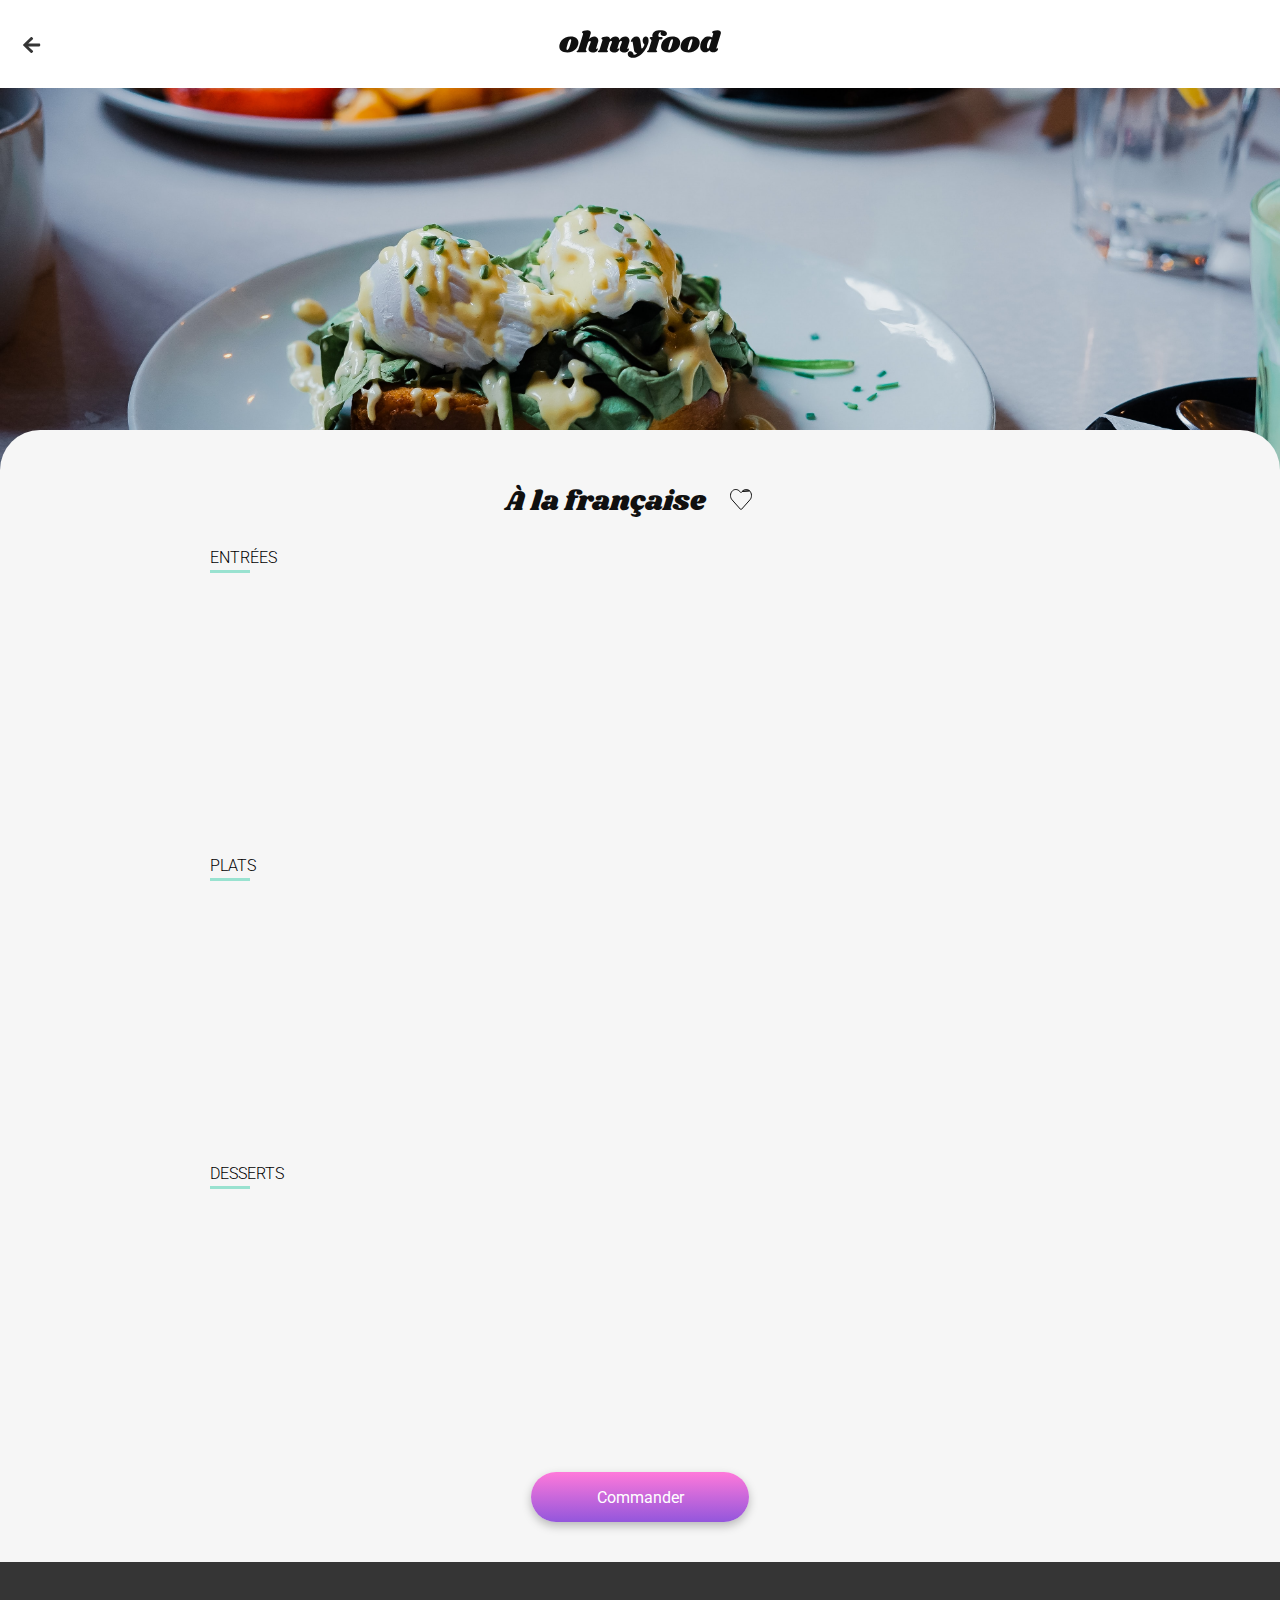
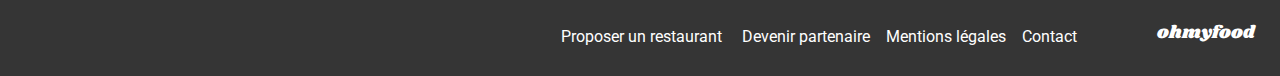
<file: restaurants/restaurant3.html>
<!DOCTYPE html>
<html lang="fr">
  <head>
    <meta charset="UTF-8" />
    <meta name="viewport" content="width=device-width, initial-scale=1.0" />

    <title>À la française</title>

    <link rel="preconnect" href="https://fonts.googleapis.com" />
    <link rel="preconnect" href="https://fonts.gstatic.com" crossorigin />
    <link
      href="https://fonts.googleapis.com/css2?family=Roboto:wght@300;500;700&family=Shrikhand&display=swap"
      rel="stylesheet"
    />
    <link
      rel="stylesheet"
      href="https://cdnjs.cloudflare.com/ajax/libs/font-awesome/6.2.1/css/all.min.css"
      integrity="sha512-MV7K8+y+gLIBoVD59lQIYicR65iaqukzvf/nwasF0nqhPay5w/9lJmVM2hMDcnK1OnMGCdVK+iQrJ7lzPJQd1w=="
      crossorigin="anonymous"
      referrerpolicy="no-referrer"
    />
    <link rel="stylesheet" href="../assets/CSS/styles.min.css" />
  </head>

  <body>
    <div class="main-container">
      <header>
        <div class="header__logo">
          <a href="../index.html">
            <svg
              xmlns="http://www.w3.org/2000/svg"
              width="30"
              height="30"
              viewBox="0 0 30 30"
              fill="none"
            >
              <path
                d="M15.8856 21.9283L15.0335 22.7417C14.6727 23.0861 14.0892 23.0861 13.7323 22.7417L6.2706 15.6229C5.9098 15.2785 5.9098 14.7215 6.2706 14.3808L13.7323 7.2583C14.0931 6.9139 14.6765 6.9139 15.0335 7.2583L15.8856 8.07167C16.2502 8.41974 16.2425 8.98763 15.8702 9.32837L11.2451 13.5345H22.2764C22.7869 13.5345 23.1976 13.9265 23.1976 14.4138V15.5862C23.1976 16.0735 22.7869 16.4655 22.2764 16.4655H11.2451L15.8702 20.6716C16.2464 21.0124 16.254 21.5803 15.8856 21.9283Z"
                fill="#353535"
              />
            </svg>
          </a>
          <img
            src="../assets/images/logo/ohmyfood.png"
            srcset="../assets/images/logo/ohmyfood@2x.svg"
            alt="logo ohmyfood"
          />
        </div>
      </header>

      <main>
        <img
          src="../assets/images/restaurants/toa-heftiba-DQKerTsQwi0-unsplash.jpg"
          alt="photographie d'un plat"
        />
        <div class="restaurantmenu">
          <div class="restaurantmenu_title">
            <h1 class="restaurantmenu_h1">À la française</h1>
            <div class="hearticons">
              <svg
                xmlns="http://www.w3.org/2000/svg"
                width="22"
                height="21"
                viewBox="0 0 22 21"
                fill="none"
              >
                <path
                  d="M12.2208 2.40551L12.2206 2.40576L11.3741 3.35732L11.0005 3.77727L10.627 3.35732L9.78047 2.40576L9.77992 2.40514C7.78271 0.152585 4.59762 -0.169649 2.47664 1.80201C-0.0175439 4.1245 -0.15494 8.32357 2.0848 10.8495L10.399 20.2148C10.399 20.2149 10.399 20.2149 10.3991 20.2149C10.7372 20.5955 11.2595 20.5955 11.5977 20.2149C11.5977 20.2149 11.5978 20.2149 11.5978 20.2148L19.9122 10.8493L19.9123 10.8492C22.1559 8.32335 22.0186 4.12461 19.5245 1.80213L12.2208 2.40551ZM12.2208 2.40551C14.2226 0.15233 17.4035 -0.169452 19.5243 1.80187L12.2208 2.40551Z"
                  stroke="#101010"
                />
              </svg>
              <svg
                class="filledhearticon"
                xmlns="http://www.w3.org/2000/svg"
                width="22"
                height="21"
                viewBox="0 0 22 21"
                fill="none"
              >
                <path
                  d="M19.865 1.43593C17.5103 -0.753131 14.0083 -0.359381 11.847 2.07343L11.0005 3.02499L10.154 2.07343C7.99701 -0.359381 4.49076 -0.753131 2.13607 1.43593C-0.562363 3.94843 -0.704161 8.45781 1.71068 11.1812L10.0251 20.5469C10.5622 21.1516 11.4345 21.1516 11.9716 20.5469L20.2861 11.1812C22.7052 8.45781 22.5634 3.94843 19.865 1.43593Z"
                  fill="url(#paint0_linear_135714_527)"
                />
                <defs>
                  <linearGradient
                    id="paint0_linear_135714_527"
                    x1="11.0002"
                    y1="-5.4601"
                    x2="3.43443"
                    y2="27.9923"
                    gradientUnits="userSpaceOnUse"
                  >
                    <stop offset="1" stop-color="#9356DC" />
                    <stop offset="1" stop-color="#FF79DA" />
                  </linearGradient>
                </defs>
              </svg>
            </div>
          </div>
          <section>
            <div class="sectiontitle">
              <h2 class="course_h2">ENTRÉES</h2>
              <hr />
            </div>
            <article class="coursecard">
              <div class="card_content">
                <div class="card_title">
                  <h3 class="course_h3">Tartare de poulpe acidulé</h3>
                  <p class="course_p">Aux zestes d'orange</p>
                </div>
                <div class="card_price">
                  <span>25</span>
                  <span>€</span>
                </div>
              </div>
              <div class="selecticon">
                <svg
                  xmlns="http://www.w3.org/2000/svg"
                  width="60"
                  height="69"
                  viewBox="0 0 60 69"
                  fill="none"
                >
                  <path
                    d="M0.5 0H44.5C52.7843 0 59.5 6.71573 59.5 15V54C59.5 62.2843 52.7843 69 44.5 69H0.5V0Z"
                    fill="#99E2D0"
                  />
                  <path
                    d="M40.0847 34.9656C40.0847 40.4884 35.6076 44.9656 30.0847 44.9656C24.5619 44.9656 20.0847 40.4884 20.0847 34.9656C20.0847 29.4427 24.5619 24.9656 30.0847 24.9656C35.6076 24.9656 40.0847 29.4427 40.0847 34.9656ZM28.928 40.2605L36.3474 32.8411C36.5993 32.5892 36.5993 32.1807 36.3474 31.9288L35.435 31.0164C35.1831 30.7644 34.7746 30.7644 34.5226 31.0164L28.4718 37.0671L25.6469 34.2421C25.3949 33.9902 24.9864 33.9902 24.7344 34.2421L23.8221 35.1545C23.5701 35.4065 23.5701 35.815 23.8221 36.0669L28.0156 40.2605C28.2676 40.5124 28.676 40.5124 28.928 40.2605Z"
                    fill="white"
                  />
                </svg>
              </div>
            </article>
            <article class="coursecard">
              <div class="card_content">
                <div class="card_title">
                  <h3 class="course_h3">Velouté de légumes d'antan</h3>
                  <p class="course_p">Carotte, panais, topinambour</p>
                </div>
                <div class="card_price">
                  <span>35</span>
                  <span>€</span>
                </div>
              </div>
              <div class="selecticon">
                <svg
                  xmlns="http://www.w3.org/2000/svg"
                  width="60"
                  height="69"
                  viewBox="0 0 60 69"
                  fill="none"
                >
                  <path
                    d="M0.5 0H44.5C52.7843 0 59.5 6.71573 59.5 15V54C59.5 62.2843 52.7843 69 44.5 69H0.5V0Z"
                    fill="#99E2D0"
                  />
                  <path
                    d="M40.0847 34.9656C40.0847 40.4884 35.6076 44.9656 30.0847 44.9656C24.5619 44.9656 20.0847 40.4884 20.0847 34.9656C20.0847 29.4427 24.5619 24.9656 30.0847 24.9656C35.6076 24.9656 40.0847 29.4427 40.0847 34.9656ZM28.928 40.2605L36.3474 32.8411C36.5993 32.5892 36.5993 32.1807 36.3474 31.9288L35.435 31.0164C35.1831 30.7644 34.7746 30.7644 34.5226 31.0164L28.4718 37.0671L25.6469 34.2421C25.3949 33.9902 24.9864 33.9902 24.7344 34.2421L23.8221 35.1545C23.5701 35.4065 23.5701 35.815 23.8221 36.0669L28.0156 40.2605C28.2676 40.5124 28.676 40.5124 28.928 40.2605Z"
                    fill="white"
                  />
                </svg>
              </div>
            </article>
            <article class="coursecard">
              <div class="card_content">
                <div class="card_title">
                  <h3 class="course_h3">Soupe à l'oignon</h3>
                  <p class="course_p">Revisitée</p>
                </div>
                <div class="card_price">
                  <span>20</span>
                  <span>€</span>
                </div>
              </div>
              <div class="selecticon">
                <svg
                  xmlns="http://www.w3.org/2000/svg"
                  width="60"
                  height="69"
                  viewBox="0 0 60 69"
                  fill="none"
                >
                  <path
                    d="M0.5 0H44.5C52.7843 0 59.5 6.71573 59.5 15V54C59.5 62.2843 52.7843 69 44.5 69H0.5V0Z"
                    fill="#99E2D0"
                  />
                  <path
                    d="M40.0847 34.9656C40.0847 40.4884 35.6076 44.9656 30.0847 44.9656C24.5619 44.9656 20.0847 40.4884 20.0847 34.9656C20.0847 29.4427 24.5619 24.9656 30.0847 24.9656C35.6076 24.9656 40.0847 29.4427 40.0847 34.9656ZM28.928 40.2605L36.3474 32.8411C36.5993 32.5892 36.5993 32.1807 36.3474 31.9288L35.435 31.0164C35.1831 30.7644 34.7746 30.7644 34.5226 31.0164L28.4718 37.0671L25.6469 34.2421C25.3949 33.9902 24.9864 33.9902 24.7344 34.2421L23.8221 35.1545C23.5701 35.4065 23.5701 35.815 23.8221 36.0669L28.0156 40.2605C28.2676 40.5124 28.676 40.5124 28.928 40.2605Z"
                    fill="white"
                  />
                </svg>
              </div>
            </article>
          </section>
          <section>
            <div class="sectiontitle">
              <h2 class="course_h2">PLATS</h2>
              <hr />
            </div>
            <article class="coursecard">
              <div class="card_content">
                <div class="card_title">
                  <h3 class="course_h3">Coquilles Saint-Jacques</h3>
                  <p class="course_p">Accompagnées d'une purée de panais</p>
                </div>
                <div class="card_price">
                  <span>40</span>
                  <span>€</span>
                </div>
              </div>
              <div class="selecticon">
                <svg
                  xmlns="http://www.w3.org/2000/svg"
                  width="60"
                  height="69"
                  viewBox="0 0 60 69"
                  fill="none"
                >
                  <path
                    d="M0.5 0H44.5C52.7843 0 59.5 6.71573 59.5 15V54C59.5 62.2843 52.7843 69 44.5 69H0.5V0Z"
                    fill="#99E2D0"
                  />
                  <path
                    d="M40.0847 34.9656C40.0847 40.4884 35.6076 44.9656 30.0847 44.9656C24.5619 44.9656 20.0847 40.4884 20.0847 34.9656C20.0847 29.4427 24.5619 24.9656 30.0847 24.9656C35.6076 24.9656 40.0847 29.4427 40.0847 34.9656ZM28.928 40.2605L36.3474 32.8411C36.5993 32.5892 36.5993 32.1807 36.3474 31.9288L35.435 31.0164C35.1831 30.7644 34.7746 30.7644 34.5226 31.0164L28.4718 37.0671L25.6469 34.2421C25.3949 33.9902 24.9864 33.9902 24.7344 34.2421L23.8221 35.1545C23.5701 35.4065 23.5701 35.815 23.8221 36.0669L28.0156 40.2605C28.2676 40.5124 28.676 40.5124 28.928 40.2605Z"
                    fill="white"
                  />
                </svg>
              </div>
            </article>
            <article class="coursecard">
              <div class="card_content">
                <div class="card_title">
                  <h3 class="course_h3">Magret de canard</h3>
                  <p class="course_p">Et parmentier de pommes de terre</p>
                </div>
                <div class="card_price">
                  <span>35</span>
                  <span>€</span>
                </div>
              </div>
              <div class="selecticon">
                <svg
                  xmlns="http://www.w3.org/2000/svg"
                  width="60"
                  height="69"
                  viewBox="0 0 60 69"
                  fill="none"
                >
                  <path
                    d="M0.5 0H44.5C52.7843 0 59.5 6.71573 59.5 15V54C59.5 62.2843 52.7843 69 44.5 69H0.5V0Z"
                    fill="#99E2D0"
                  />
                  <path
                    d="M40.0847 34.9656C40.0847 40.4884 35.6076 44.9656 30.0847 44.9656C24.5619 44.9656 20.0847 40.4884 20.0847 34.9656C20.0847 29.4427 24.5619 24.9656 30.0847 24.9656C35.6076 24.9656 40.0847 29.4427 40.0847 34.9656ZM28.928 40.2605L36.3474 32.8411C36.5993 32.5892 36.5993 32.1807 36.3474 31.9288L35.435 31.0164C35.1831 30.7644 34.7746 30.7644 34.5226 31.0164L28.4718 37.0671L25.6469 34.2421C25.3949 33.9902 24.9864 33.9902 24.7344 34.2421L23.8221 35.1545C23.5701 35.4065 23.5701 35.815 23.8221 36.0669L28.0156 40.2605C28.2676 40.5124 28.676 40.5124 28.928 40.2605Z"
                    fill="white"
                  />
                </svg>
              </div>
            </article>
            <article class="coursecard">
              <div class="card_content">
                <div class="card_title">
                  <h3 class="course_h3">Pigeonneau d’Ille-et-Vilaine</h3>
                  <p class="course_p">Pigeonneau d’Ille-et-Vilaine</p>
                </div>
                <div class="card_price">
                  <span>44</span>
                  <span>€</span>
                </div>
              </div>
              <div class="selecticon">
                <svg
                  xmlns="http://www.w3.org/2000/svg"
                  width="60"
                  height="69"
                  viewBox="0 0 60 69"
                  fill="none"
                >
                  <path
                    d="M0.5 0H44.5C52.7843 0 59.5 6.71573 59.5 15V54C59.5 62.2843 52.7843 69 44.5 69H0.5V0Z"
                    fill="#99E2D0"
                  />
                  <path
                    d="M40.0847 34.9656C40.0847 40.4884 35.6076 44.9656 30.0847 44.9656C24.5619 44.9656 20.0847 40.4884 20.0847 34.9656C20.0847 29.4427 24.5619 24.9656 30.0847 24.9656C35.6076 24.9656 40.0847 29.4427 40.0847 34.9656ZM28.928 40.2605L36.3474 32.8411C36.5993 32.5892 36.5993 32.1807 36.3474 31.9288L35.435 31.0164C35.1831 30.7644 34.7746 30.7644 34.5226 31.0164L28.4718 37.0671L25.6469 34.2421C25.3949 33.9902 24.9864 33.9902 24.7344 34.2421L23.8221 35.1545C23.5701 35.4065 23.5701 35.815 23.8221 36.0669L28.0156 40.2605C28.2676 40.5124 28.676 40.5124 28.928 40.2605Z"
                    fill="white"
                  />
                </svg>
              </div>
            </article>
          </section>
          <section>
            <div class="sectiontitle">
              <h2 class="course_h2">DESSERTS</h2>
              <hr />
            </div>
            <article class="coursecard">
              <div class="card_content">
                <div class="card_title">
                  <h3 class="course_h3">Pétales de violettes glacés</h3>
                  <p class="course_p">Et purée de noisettes</p>
                </div>
                <div class="card_price">
                  <span>18</span>
                  <span>€</span>
                </div>
              </div>
              <div class="selecticon">
                <svg
                  xmlns="http://www.w3.org/2000/svg"
                  width="60"
                  height="69"
                  viewBox="0 0 60 69"
                  fill="none"
                >
                  <path
                    d="M0.5 0H44.5C52.7843 0 59.5 6.71573 59.5 15V54C59.5 62.2843 52.7843 69 44.5 69H0.5V0Z"
                    fill="#99E2D0"
                  />
                  <path
                    d="M40.0847 34.9656C40.0847 40.4884 35.6076 44.9656 30.0847 44.9656C24.5619 44.9656 20.0847 40.4884 20.0847 34.9656C20.0847 29.4427 24.5619 24.9656 30.0847 24.9656C35.6076 24.9656 40.0847 29.4427 40.0847 34.9656ZM28.928 40.2605L36.3474 32.8411C36.5993 32.5892 36.5993 32.1807 36.3474 31.9288L35.435 31.0164C35.1831 30.7644 34.7746 30.7644 34.5226 31.0164L28.4718 37.0671L25.6469 34.2421C25.3949 33.9902 24.9864 33.9902 24.7344 34.2421L23.8221 35.1545C23.5701 35.4065 23.5701 35.815 23.8221 36.0669L28.0156 40.2605C28.2676 40.5124 28.676 40.5124 28.928 40.2605Z"
                    fill="white"
                  />
                </svg>
              </div>
            </article>
            <article class="coursecard">
              <div class="card_content">
                <div class="card_title">
                  <h3 class="course_h3">Fondant au chocolat</h3>
                  <p class="course_p">Revisité</p>
                </div>
                <div class="card_price">
                  <span>22</span>
                  <span>€</span>
                </div>
              </div>
              <div class="selecticon">
                <svg
                  xmlns="http://www.w3.org/2000/svg"
                  width="60"
                  height="69"
                  viewBox="0 0 60 69"
                  fill="none"
                >
                  <path
                    d="M0.5 0H44.5C52.7843 0 59.5 6.71573 59.5 15V54C59.5 62.2843 52.7843 69 44.5 69H0.5V0Z"
                    fill="#99E2D0"
                  />
                  <path
                    d="M40.0847 34.9656C40.0847 40.4884 35.6076 44.9656 30.0847 44.9656C24.5619 44.9656 20.0847 40.4884 20.0847 34.9656C20.0847 29.4427 24.5619 24.9656 30.0847 24.9656C35.6076 24.9656 40.0847 29.4427 40.0847 34.9656ZM28.928 40.2605L36.3474 32.8411C36.5993 32.5892 36.5993 32.1807 36.3474 31.9288L35.435 31.0164C35.1831 30.7644 34.7746 30.7644 34.5226 31.0164L28.4718 37.0671L25.6469 34.2421C25.3949 33.9902 24.9864 33.9902 24.7344 34.2421L23.8221 35.1545C23.5701 35.4065 23.5701 35.815 23.8221 36.0669L28.0156 40.2605C28.2676 40.5124 28.676 40.5124 28.928 40.2605Z"
                    fill="white"
                  />
                </svg>
              </div>
            </article>
            <article class="coursecard">
              <div class="card_content">
                <div class="card_title">
                  <h3 class="course_h3">Millefeuille croustillant</h3>
                  <p class="course_p">Myrtilles et pâte d’amande</p>
                </div>
                <div class="card_price">
                  <span>23</span>
                  <span>€</span>
                </div>
              </div>
              <div class="selecticon">
                <svg
                  xmlns="http://www.w3.org/2000/svg"
                  width="60"
                  height="69"
                  viewBox="0 0 60 69"
                  fill="none"
                >
                  <path
                    d="M0.5 0H44.5C52.7843 0 59.5 6.71573 59.5 15V54C59.5 62.2843 52.7843 69 44.5 69H0.5V0Z"
                    fill="#99E2D0"
                  />
                  <path
                    d="M40.0847 34.9656C40.0847 40.4884 35.6076 44.9656 30.0847 44.9656C24.5619 44.9656 20.0847 40.4884 20.0847 34.9656C20.0847 29.4427 24.5619 24.9656 30.0847 24.9656C35.6076 24.9656 40.0847 29.4427 40.0847 34.9656ZM28.928 40.2605L36.3474 32.8411C36.5993 32.5892 36.5993 32.1807 36.3474 31.9288L35.435 31.0164C35.1831 30.7644 34.7746 30.7644 34.5226 31.0164L28.4718 37.0671L25.6469 34.2421C25.3949 33.9902 24.9864 33.9902 24.7344 34.2421L23.8221 35.1545C23.5701 35.4065 23.5701 35.815 23.8221 36.0669L28.0156 40.2605C28.2676 40.5124 28.676 40.5124 28.928 40.2605Z"
                    fill="white"
                  />
                </svg>
              </div>
            </article>
            <div class="button">
              <button type="submit" title="Commander" class="button_order">
                Commander
              </button>
            </div>
          </section>
        </div>
      </main>

      <footer>
        <span class="footer__logo">ohmyfood</span>
        <nav>
          <a href="#">
            <span
              ><i class="fa-solid fa-utensils"></i>&nbsp;&nbsp;Proposer un
              restaurant</span
            >
          </a>
          <a href="#">
            <span
              ><i class="fa-solid fa-handshake-angle"></i>&nbsp;Devenir
              partenaire</span
            >
          </a>
          <a href="#">Mentions légales</a>
          <a href="#">Contact</a>
        </nav>
      </footer>
    </div>
  </body>
</html>
</file>
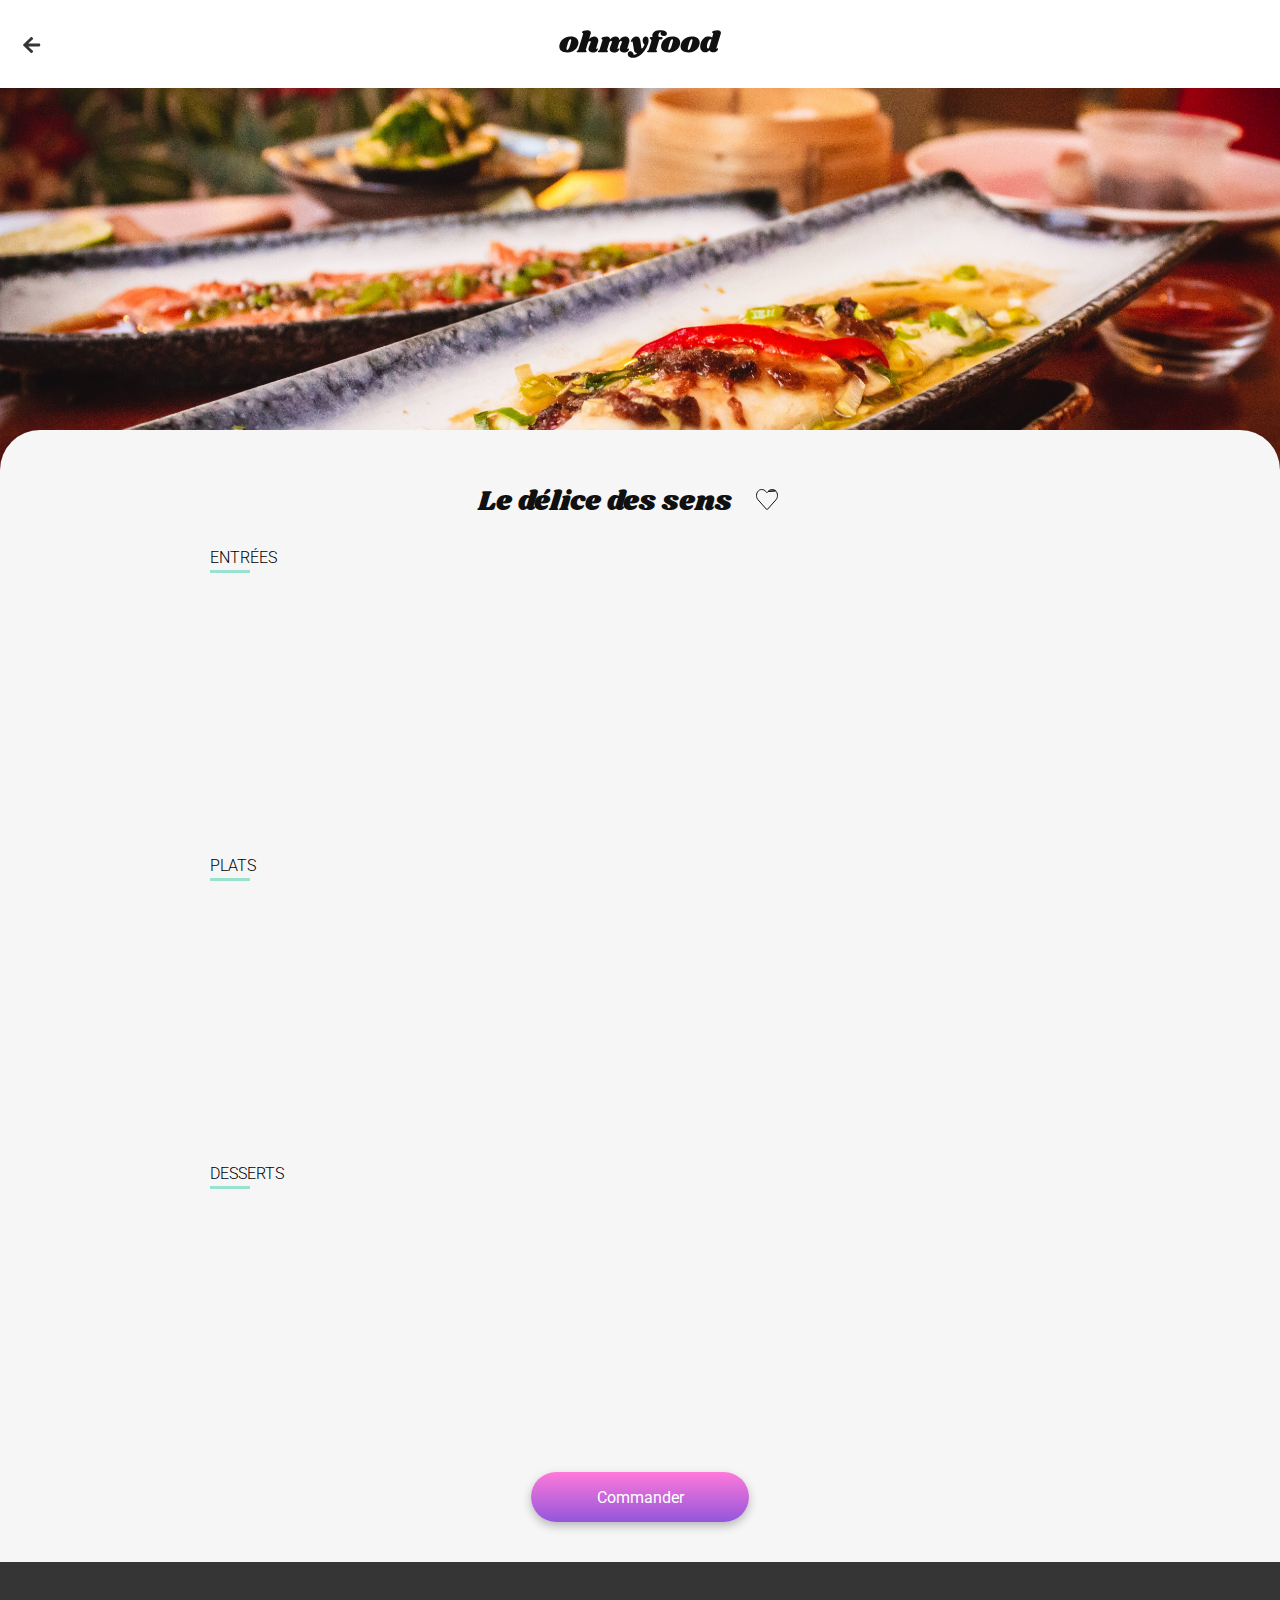
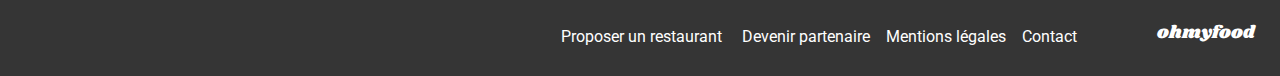
<file: restaurants/restaurant4.html>
<!DOCTYPE html>
<html lang="fr">
  <head>
    <meta charset="UTF-8" />
    <meta name="viewport" content="width=device-width, initial-scale=1.0" />

    <title>Le délice des sens</title>

    <link rel="preconnect" href="https://fonts.googleapis.com" />
    <link rel="preconnect" href="https://fonts.gstatic.com" crossorigin />
    <link
      href="https://fonts.googleapis.com/css2?family=Roboto:wght@300;500;700&family=Shrikhand&display=swap"
      rel="stylesheet"
    />
    <link
      rel="stylesheet"
      href="https://cdnjs.cloudflare.com/ajax/libs/font-awesome/6.2.1/css/all.min.css"
      integrity="sha512-MV7K8+y+gLIBoVD59lQIYicR65iaqukzvf/nwasF0nqhPay5w/9lJmVM2hMDcnK1OnMGCdVK+iQrJ7lzPJQd1w=="
      crossorigin="anonymous"
      referrerpolicy="no-referrer"
    />
    <link rel="stylesheet" href="../assets/CSS/styles.min.css" />
  </head>

  <body>
    <div class="main-container">
      <header>
        <div class="header__logo">
          <a href="../index.html">
            <svg
              xmlns="http://www.w3.org/2000/svg"
              width="30"
              height="30"
              viewBox="0 0 30 30"
              fill="none"
            >
              <path
                d="M15.8856 21.9283L15.0335 22.7417C14.6727 23.0861 14.0892 23.0861 13.7323 22.7417L6.2706 15.6229C5.9098 15.2785 5.9098 14.7215 6.2706 14.3808L13.7323 7.2583C14.0931 6.9139 14.6765 6.9139 15.0335 7.2583L15.8856 8.07167C16.2502 8.41974 16.2425 8.98763 15.8702 9.32837L11.2451 13.5345H22.2764C22.7869 13.5345 23.1976 13.9265 23.1976 14.4138V15.5862C23.1976 16.0735 22.7869 16.4655 22.2764 16.4655H11.2451L15.8702 20.6716C16.2464 21.0124 16.254 21.5803 15.8856 21.9283Z"
                fill="#353535"
              />
            </svg>
          </a>
          <img
            src="../assets/images/logo/ohmyfood.png"
            srcset="../assets/images/logo/ohmyfood@2x.svg"
            alt="logo ohmyfood"
          />
        </div>
      </header>

      <main>
        <img
          src="../assets/images/restaurants/louis-hansel-shotsoflouis-qNBGVyOCY8Q-unsplash.jpg"
          alt="photographie d'un plat"
        />
        <div class="restaurantmenu">
          <div class="restaurantmenu_title">
            <h1 class="restaurantmenu_h1">Le délice des sens</h1>
            <div class="hearticons">
              <svg
                xmlns="http://www.w3.org/2000/svg"
                width="22"
                height="21"
                viewBox="0 0 22 21"
                fill="none"
              >
                <path
                  d="M12.2208 2.40551L12.2206 2.40576L11.3741 3.35732L11.0005 3.77727L10.627 3.35732L9.78047 2.40576L9.77992 2.40514C7.78271 0.152585 4.59762 -0.169649 2.47664 1.80201C-0.0175439 4.1245 -0.15494 8.32357 2.0848 10.8495L10.399 20.2148C10.399 20.2149 10.399 20.2149 10.3991 20.2149C10.7372 20.5955 11.2595 20.5955 11.5977 20.2149C11.5977 20.2149 11.5978 20.2149 11.5978 20.2148L19.9122 10.8493L19.9123 10.8492C22.1559 8.32335 22.0186 4.12461 19.5245 1.80213L12.2208 2.40551ZM12.2208 2.40551C14.2226 0.15233 17.4035 -0.169452 19.5243 1.80187L12.2208 2.40551Z"
                  stroke="#101010"
                />
              </svg>
              <svg
                class="filledhearticon"
                xmlns="http://www.w3.org/2000/svg"
                width="22"
                height="21"
                viewBox="0 0 22 21"
                fill="none"
              >
                <path
                  d="M19.865 1.43593C17.5103 -0.753131 14.0083 -0.359381 11.847 2.07343L11.0005 3.02499L10.154 2.07343C7.99701 -0.359381 4.49076 -0.753131 2.13607 1.43593C-0.562363 3.94843 -0.704161 8.45781 1.71068 11.1812L10.0251 20.5469C10.5622 21.1516 11.4345 21.1516 11.9716 20.5469L20.2861 11.1812C22.7052 8.45781 22.5634 3.94843 19.865 1.43593Z"
                  fill="url(#paint0_linear_135714_527)"
                />
                <defs>
                  <linearGradient
                    id="paint0_linear_135714_527"
                    x1="11.0002"
                    y1="-5.4601"
                    x2="3.43443"
                    y2="27.9923"
                    gradientUnits="userSpaceOnUse"
                  >
                    <stop offset="1" stop-color="#9356DC" />
                    <stop offset="1" stop-color="#FF79DA" />
                  </linearGradient>
                </defs>
              </svg>
            </div>
          </div>
          <section>
            <div class="sectiontitle">
              <h2 class="course_h2">ENTRÉES</h2>
              <hr />
            </div>
            <article class="coursecard">
              <div class="card_content">
                <div class="card_title">
                  <h3 class="course_h3">Tartare de thon</h3>
                  <p class="course_p">Assaisonné au yuzu</p>
                </div>
                <div class="card_price">
                  <span>25</span>
                  <span>€</span>
                </div>
              </div>
              <div class="selecticon">
                <svg
                  xmlns="http://www.w3.org/2000/svg"
                  width="60"
                  height="69"
                  viewBox="0 0 60 69"
                  fill="none"
                >
                  <path
                    d="M0.5 0H44.5C52.7843 0 59.5 6.71573 59.5 15V54C59.5 62.2843 52.7843 69 44.5 69H0.5V0Z"
                    fill="#99E2D0"
                  />
                  <path
                    d="M40.0847 34.9656C40.0847 40.4884 35.6076 44.9656 30.0847 44.9656C24.5619 44.9656 20.0847 40.4884 20.0847 34.9656C20.0847 29.4427 24.5619 24.9656 30.0847 24.9656C35.6076 24.9656 40.0847 29.4427 40.0847 34.9656ZM28.928 40.2605L36.3474 32.8411C36.5993 32.5892 36.5993 32.1807 36.3474 31.9288L35.435 31.0164C35.1831 30.7644 34.7746 30.7644 34.5226 31.0164L28.4718 37.0671L25.6469 34.2421C25.3949 33.9902 24.9864 33.9902 24.7344 34.2421L23.8221 35.1545C23.5701 35.4065 23.5701 35.815 23.8221 36.0669L28.0156 40.2605C28.2676 40.5124 28.676 40.5124 28.928 40.2605Z"
                    fill="white"
                  />
                </svg>
              </div>
            </article>
            <article class="coursecard">
              <div class="card_content">
                <div class="card_title">
                  <h3 class="course_h3">Bouchée de homard croustillant</h3>
                  <p class="course_p">Et sa farandole de petits légumes</p>
                </div>
                <div class="card_price">
                  <span>35</span>
                  <span>€</span>
                </div>
              </div>
              <div class="selecticon">
                <svg
                  xmlns="http://www.w3.org/2000/svg"
                  width="60"
                  height="69"
                  viewBox="0 0 60 69"
                  fill="none"
                >
                  <path
                    d="M0.5 0H44.5C52.7843 0 59.5 6.71573 59.5 15V54C59.5 62.2843 52.7843 69 44.5 69H0.5V0Z"
                    fill="#99E2D0"
                  />
                  <path
                    d="M40.0847 34.9656C40.0847 40.4884 35.6076 44.9656 30.0847 44.9656C24.5619 44.9656 20.0847 40.4884 20.0847 34.9656C20.0847 29.4427 24.5619 24.9656 30.0847 24.9656C35.6076 24.9656 40.0847 29.4427 40.0847 34.9656ZM28.928 40.2605L36.3474 32.8411C36.5993 32.5892 36.5993 32.1807 36.3474 31.9288L35.435 31.0164C35.1831 30.7644 34.7746 30.7644 34.5226 31.0164L28.4718 37.0671L25.6469 34.2421C25.3949 33.9902 24.9864 33.9902 24.7344 34.2421L23.8221 35.1545C23.5701 35.4065 23.5701 35.815 23.8221 36.0669L28.0156 40.2605C28.2676 40.5124 28.676 40.5124 28.928 40.2605Z"
                    fill="white"
                  />
                </svg>
              </div>
            </article>
            <article class="coursecard">
              <div class="card_content">
                <div class="card_title">
                  <h3 class="course_h3">Velouté de cèpes</h3>
                  <p class="course_p">Aux truffes</p>
                </div>
                <div class="card_price">
                  <span>20</span>
                  <span>€</span>
                </div>
              </div>
              <div class="selecticon">
                <svg
                  xmlns="http://www.w3.org/2000/svg"
                  width="60"
                  height="69"
                  viewBox="0 0 60 69"
                  fill="none"
                >
                  <path
                    d="M0.5 0H44.5C52.7843 0 59.5 6.71573 59.5 15V54C59.5 62.2843 52.7843 69 44.5 69H0.5V0Z"
                    fill="#99E2D0"
                  />
                  <path
                    d="M40.0847 34.9656C40.0847 40.4884 35.6076 44.9656 30.0847 44.9656C24.5619 44.9656 20.0847 40.4884 20.0847 34.9656C20.0847 29.4427 24.5619 24.9656 30.0847 24.9656C35.6076 24.9656 40.0847 29.4427 40.0847 34.9656ZM28.928 40.2605L36.3474 32.8411C36.5993 32.5892 36.5993 32.1807 36.3474 31.9288L35.435 31.0164C35.1831 30.7644 34.7746 30.7644 34.5226 31.0164L28.4718 37.0671L25.6469 34.2421C25.3949 33.9902 24.9864 33.9902 24.7344 34.2421L23.8221 35.1545C23.5701 35.4065 23.5701 35.815 23.8221 36.0669L28.0156 40.2605C28.2676 40.5124 28.676 40.5124 28.928 40.2605Z"
                    fill="white"
                  />
                </svg>
              </div>
            </article>
          </section>
          <section>
            <div class="sectiontitle">
              <h2 class="course_h2">PLATS</h2>
              <hr />
            </div>
            <article class="coursecard">
              <div class="card_content">
                <div class="card_title">
                  <h3 class="course_h3">Poulet rôti aux herbes de Provence</h3>
                  <p class="course_p">Et sa crème de truffe</p>
                </div>
                <div class="card_price">
                  <span>40</span>
                  <span>€</span>
                </div>
              </div>
              <div class="selecticon">
                <svg
                  xmlns="http://www.w3.org/2000/svg"
                  width="60"
                  height="69"
                  viewBox="0 0 60 69"
                  fill="none"
                >
                  <path
                    d="M0.5 0H44.5C52.7843 0 59.5 6.71573 59.5 15V54C59.5 62.2843 52.7843 69 44.5 69H0.5V0Z"
                    fill="#99E2D0"
                  />
                  <path
                    d="M40.0847 34.9656C40.0847 40.4884 35.6076 44.9656 30.0847 44.9656C24.5619 44.9656 20.0847 40.4884 20.0847 34.9656C20.0847 29.4427 24.5619 24.9656 30.0847 24.9656C35.6076 24.9656 40.0847 29.4427 40.0847 34.9656ZM28.928 40.2605L36.3474 32.8411C36.5993 32.5892 36.5993 32.1807 36.3474 31.9288L35.435 31.0164C35.1831 30.7644 34.7746 30.7644 34.5226 31.0164L28.4718 37.0671L25.6469 34.2421C25.3949 33.9902 24.9864 33.9902 24.7344 34.2421L23.8221 35.1545C23.5701 35.4065 23.5701 35.815 23.8221 36.0669L28.0156 40.2605C28.2676 40.5124 28.676 40.5124 28.928 40.2605Z"
                    fill="white"
                  />
                </svg>
              </div>
            </article>
            <article class="coursecard">
              <div class="card_content">
                <div class="card_title">
                  <h3 class="course_h3">Langouste rôtie</h3>
                  <p class="course_p">Et ses légumes de saison</p>
                </div>
                <div class="card_price">
                  <span>35</span>
                  <span>€</span>
                </div>
              </div>
              <div class="selecticon">
                <svg
                  xmlns="http://www.w3.org/2000/svg"
                  width="60"
                  height="69"
                  viewBox="0 0 60 69"
                  fill="none"
                >
                  <path
                    d="M0.5 0H44.5C52.7843 0 59.5 6.71573 59.5 15V54C59.5 62.2843 52.7843 69 44.5 69H0.5V0Z"
                    fill="#99E2D0"
                  />
                  <path
                    d="M40.0847 34.9656C40.0847 40.4884 35.6076 44.9656 30.0847 44.9656C24.5619 44.9656 20.0847 40.4884 20.0847 34.9656C20.0847 29.4427 24.5619 24.9656 30.0847 24.9656C35.6076 24.9656 40.0847 29.4427 40.0847 34.9656ZM28.928 40.2605L36.3474 32.8411C36.5993 32.5892 36.5993 32.1807 36.3474 31.9288L35.435 31.0164C35.1831 30.7644 34.7746 30.7644 34.5226 31.0164L28.4718 37.0671L25.6469 34.2421C25.3949 33.9902 24.9864 33.9902 24.7344 34.2421L23.8221 35.1545C23.5701 35.4065 23.5701 35.815 23.8221 36.0669L28.0156 40.2605C28.2676 40.5124 28.676 40.5124 28.928 40.2605Z"
                    fill="white"
                  />
                </svg>
              </div>
            </article>
            <article class="coursecard">
              <div class="card_content">
                <div class="card_title">
                  <h3 class="course_h3">Côte de bœuf Angus</h3>
                  <p class="course_p">Et sa purée de panais</p>
                </div>
                <div class="card_price">
                  <span>44</span>
                  <span>€</span>
                </div>
              </div>
              <div class="selecticon">
                <svg
                  xmlns="http://www.w3.org/2000/svg"
                  width="60"
                  height="69"
                  viewBox="0 0 60 69"
                  fill="none"
                >
                  <path
                    d="M0.5 0H44.5C52.7843 0 59.5 6.71573 59.5 15V54C59.5 62.2843 52.7843 69 44.5 69H0.5V0Z"
                    fill="#99E2D0"
                  />
                  <path
                    d="M40.0847 34.9656C40.0847 40.4884 35.6076 44.9656 30.0847 44.9656C24.5619 44.9656 20.0847 40.4884 20.0847 34.9656C20.0847 29.4427 24.5619 24.9656 30.0847 24.9656C35.6076 24.9656 40.0847 29.4427 40.0847 34.9656ZM28.928 40.2605L36.3474 32.8411C36.5993 32.5892 36.5993 32.1807 36.3474 31.9288L35.435 31.0164C35.1831 30.7644 34.7746 30.7644 34.5226 31.0164L28.4718 37.0671L25.6469 34.2421C25.3949 33.9902 24.9864 33.9902 24.7344 34.2421L23.8221 35.1545C23.5701 35.4065 23.5701 35.815 23.8221 36.0669L28.0156 40.2605C28.2676 40.5124 28.676 40.5124 28.928 40.2605Z"
                    fill="white"
                  />
                </svg>
              </div>
            </article>
          </section>
          <section>
            <div class="sectiontitle">
              <h2 class="course_h2">DESSERTS</h2>
              <hr />
            </div>
            <article class="coursecard">
              <div class="card_content">
                <div class="card_title">
                  <h3 class="course_h3">Farandole de desserts</h3>
                  <p class="course_p">Du chef</p>
                </div>
                <div class="card_price">
                  <span>18</span>
                  <span>€</span>
                </div>
              </div>
              <div class="selecticon">
                <svg
                  xmlns="http://www.w3.org/2000/svg"
                  width="60"
                  height="69"
                  viewBox="0 0 60 69"
                  fill="none"
                >
                  <path
                    d="M0.5 0H44.5C52.7843 0 59.5 6.71573 59.5 15V54C59.5 62.2843 52.7843 69 44.5 69H0.5V0Z"
                    fill="#99E2D0"
                  />
                  <path
                    d="M40.0847 34.9656C40.0847 40.4884 35.6076 44.9656 30.0847 44.9656C24.5619 44.9656 20.0847 40.4884 20.0847 34.9656C20.0847 29.4427 24.5619 24.9656 30.0847 24.9656C35.6076 24.9656 40.0847 29.4427 40.0847 34.9656ZM28.928 40.2605L36.3474 32.8411C36.5993 32.5892 36.5993 32.1807 36.3474 31.9288L35.435 31.0164C35.1831 30.7644 34.7746 30.7644 34.5226 31.0164L28.4718 37.0671L25.6469 34.2421C25.3949 33.9902 24.9864 33.9902 24.7344 34.2421L23.8221 35.1545C23.5701 35.4065 23.5701 35.815 23.8221 36.0669L28.0156 40.2605C28.2676 40.5124 28.676 40.5124 28.928 40.2605Z"
                    fill="white"
                  />
                </svg>
              </div>
            </article>
            <article class="coursecard">
              <div class="card_content">
                <div class="card_title">
                  <h3 class="course_h3">Crème brulée</h3>
                  <p class="course_p">Revisitée</p>
                </div>
                <div class="card_price">
                  <span>22</span>
                  <span>€</span>
                </div>
              </div>
              <div class="selecticon">
                <svg
                  xmlns="http://www.w3.org/2000/svg"
                  width="60"
                  height="69"
                  viewBox="0 0 60 69"
                  fill="none"
                >
                  <path
                    d="M0.5 0H44.5C52.7843 0 59.5 6.71573 59.5 15V54C59.5 62.2843 52.7843 69 44.5 69H0.5V0Z"
                    fill="#99E2D0"
                  />
                  <path
                    d="M40.0847 34.9656C40.0847 40.4884 35.6076 44.9656 30.0847 44.9656C24.5619 44.9656 20.0847 40.4884 20.0847 34.9656C20.0847 29.4427 24.5619 24.9656 30.0847 24.9656C35.6076 24.9656 40.0847 29.4427 40.0847 34.9656ZM28.928 40.2605L36.3474 32.8411C36.5993 32.5892 36.5993 32.1807 36.3474 31.9288L35.435 31.0164C35.1831 30.7644 34.7746 30.7644 34.5226 31.0164L28.4718 37.0671L25.6469 34.2421C25.3949 33.9902 24.9864 33.9902 24.7344 34.2421L23.8221 35.1545C23.5701 35.4065 23.5701 35.815 23.8221 36.0669L28.0156 40.2605C28.2676 40.5124 28.676 40.5124 28.928 40.2605Z"
                    fill="white"
                  />
                </svg>
              </div>
            </article>
            <article class="coursecard">
              <div class="card_content">
                <div class="card_title">
                  <h3 class="course_h3">Tiramisu</h3>
                  <p class="course_p">À la noisette</p>
                </div>
                <div class="card_price">
                  <span>23</span>
                  <span>€</span>
                </div>
              </div>
              <div class="selecticon">
                <svg
                  xmlns="http://www.w3.org/2000/svg"
                  width="60"
                  height="69"
                  viewBox="0 0 60 69"
                  fill="none"
                >
                  <path
                    d="M0.5 0H44.5C52.7843 0 59.5 6.71573 59.5 15V54C59.5 62.2843 52.7843 69 44.5 69H0.5V0Z"
                    fill="#99E2D0"
                  />
                  <path
                    d="M40.0847 34.9656C40.0847 40.4884 35.6076 44.9656 30.0847 44.9656C24.5619 44.9656 20.0847 40.4884 20.0847 34.9656C20.0847 29.4427 24.5619 24.9656 30.0847 24.9656C35.6076 24.9656 40.0847 29.4427 40.0847 34.9656ZM28.928 40.2605L36.3474 32.8411C36.5993 32.5892 36.5993 32.1807 36.3474 31.9288L35.435 31.0164C35.1831 30.7644 34.7746 30.7644 34.5226 31.0164L28.4718 37.0671L25.6469 34.2421C25.3949 33.9902 24.9864 33.9902 24.7344 34.2421L23.8221 35.1545C23.5701 35.4065 23.5701 35.815 23.8221 36.0669L28.0156 40.2605C28.2676 40.5124 28.676 40.5124 28.928 40.2605Z"
                    fill="white"
                  />
                </svg>
              </div>
            </article>
            <div class="button">
              <button type="submit" title="Commander" class="button_order">
                Commander
              </button>
            </div>
          </section>
        </div>
      </main>

      <footer>
        <span class="footer__logo">ohmyfood</span>
        <nav>
          <a href="#">
            <span
              ><i class="fa-solid fa-utensils"></i>&nbsp;&nbsp;Proposer un
              restaurant</span
            >
          </a>
          <a href="#">
            <span
              ><i class="fa-solid fa-handshake-angle"></i>&nbsp;Devenir
              partenaire</span
            >
          </a>
          <a href="#">Mentions légales</a>
          <a href="#">Contact</a>
        </nav>
      </footer>
    </div>
  </body>
</html>
</file>
<file: assets/CSS/styles.min.css>
.text-ellips,.coursecard .card_content .card_title,.coursecard .card_content,p.course_p,h3.course_h3{white-space:nowrap;overflow:hidden;text-overflow:ellipsis}h1{margin:0}h1.titlesection_h1{width:275px;text-align:center;font-size:24px;font-weight:700}@media(min-width: 1025px){h1.titlesection_h1{width:auto}}h1.restaurantmenu_h1{height:27px;font-family:"Shrikhand",sans-serif;color:#101010;font-size:28px;font-weight:400}h2{margin:0}h2.titlesection_h2{margin-bottom:26px;margin-left:3px;font-size:24px;font-weight:700}h2.course_h2{font-size:16px;font-weight:300;text-transform:uppercase}h3{margin:0;font-size:18px}h3.restaurantsection_h3{font-weight:700}h3.course_h3{font-weight:500}p{margin:0}p.titlesection_p{width:315px;text-align:center;font-size:18px;font-weight:300;color:#353535}@media(min-width: 1025px){p.titlesection_p{width:auto}}p.restaurantsection_p{font-size:17px;font-weight:300}p.course_p{font-size:15px;font-weight:300}a{color:inherit;text-decoration:none}.titlesection_h2{margin-bottom:26px;font-size:24px;font-weight:700}.usecard_content_p{font-size:14px;color:#fff}.card_price{font-size:15px;font-weight:700;color:#353535}@keyframes body__loader{0%{visibility:visible}50%{visibility:visible;height:100%}75%{visibility:visible;opacity:100%;height:56px}100%{visibility:hidden;opacity:0%;height:56px}}@media(min-width: 1025px){@keyframes body__loader{0%{visibility:visible}50%{visibility:visible;height:100%}75%{visibility:visible;opacity:100%;height:88px}100%{visibility:hidden;opacity:0%;height:88px}}}@keyframes body__loader__content{25%{transform:translateY(0);font-size:50px}50%{transform:translateY(0);font-size:50px;color:#f6f6f6}75%{transform:translateY(0);font-size:30px;color:#101010}100%{transform:translateY(0);font-size:30px;color:#101010}}@keyframes sectionimportation{100%{transform:translateX(0);opacity:100%}}body{margin:0px;font-family:"Roboto",sans-serif}body .body__loader{display:flex;justify-content:center;align-items:center;visibility:hidden;width:100%;height:100%;position:fixed;z-index:1;background-color:#9356dc;animation-name:body__loader;animation-duration:3s}body .body__loader .body__loader__content{font-family:"Shrikhand",sans-serif;font-size:50px;color:#f6f6f6;transform:translateY(1080px);animation-name:body__loader__content;animation-duration:2s;animation-delay:1s}body .main-container{width:100%;box-sizing:border-box}header{display:flex;flex-direction:column;justify-content:center}header .header__logo{width:100%;margin:14px auto 14px auto;display:flex;justify-content:center}header .header__logo img{width:162px}@media(min-width: 1025px){header .header__logo{margin:30px auto 30px auto}}header .header__logo a{position:absolute;left:17px}main img{width:100%;height:275px;display:block;object-fit:cover}@media(min-width: 1025px){main img{height:382px}}main .titlesection{display:flex;flex-direction:column;align-items:center;gap:18px;background-color:#f6f6f6;padding:39px 0 57px 0}@media(min-width: 1025px){main .titlesection{padding:30px}}main .usesection{display:flex;flex-direction:column;padding:48px 20px 68px 20px}main .usesection .usesection__listing{display:flex;flex-direction:column;gap:25px}@media(min-width: 1025px){main .usesection .usesection__listing{display:flex;flex-direction:row;gap:25px}}@media(min-width: 1025px){main .usesection{padding:50px 20px}}@media(min-width: 1441px){main .usesection{padding:50px 180px}}main .restaurantsection{display:flex;flex-direction:column;background-color:#f6f6f6;padding:48px 17px 66px 17px}@media(min-width: 1441px){main .restaurantsection{padding:50px 180px}}main .restaurantsection .restaurantsection__listing{display:grid;grid-column-gap:18px;grid-row-gap:18px}@media(min-width: 1025px){main .restaurantsection .restaurantsection__listing{display:grid;grid-template-columns:repeat(2, 1fr);grid-column-gap:100px;grid-row-gap:50px}}main .restaurantmenu{position:relative;margin-top:-40px;padding:0 13px;border-top-left-radius:40px;border-top-right-radius:40px;background-color:#f6f6f6;display:flex;flex-direction:column;gap:40px}@media(min-width: 1025px){main .restaurantmenu{padding:0 210px 0 210px}}@media(min-width: 1441px){main .restaurantmenu{margin-left:180px;margin-right:180px}}main .restaurantmenu .restaurantmenu_title{margin:32px 4px 0 4px;padding-right:24px;display:flex;justify-content:space-between}main .restaurantmenu .restaurantmenu_title .hearticons{position:relative;top:8px}@media(min-width: 1025px){main .restaurantmenu .restaurantmenu_title{margin:51px 0 0 0;display:flex;justify-content:center;gap:24px}}main .restaurantmenu section{display:flex;flex-direction:column;gap:12px}main .restaurantmenu section .sectiontitle{display:flex;flex-direction:column;gap:3px}.usecard{margin-left:12px;margin-right:20px;height:72px;border-radius:20px;background-color:#f6f6f6;box-shadow:0px 4px 15px 0px rgba(0,0,0,.15);display:flex}@media(min-width: 1025px){.usecard{width:322px;margin-right:0}}.usecard .usecard_content{display:flex;align-items:center;gap:23px;position:relative;right:12px}.usecard .usecard_content span{width:24px;height:24px;border-radius:50%;background-color:#9356dc;display:flex;justify-content:center;align-items:center}.usecard .usecard_content .usecard_iconbox{width:25px;display:flex}.restaurantcard{border-radius:15px;background-color:#fff}.restaurantcard .restaurantcard_image{position:relative}.restaurantcard .restaurantcard_image .newcardtag{width:80px;height:30px;border-radius:2px;background:#99e2d0;box-shadow:0px 2px 4px 0px rgba(0,0,0,.15);font-size:14px;color:#008766;position:absolute;right:15px;top:15px;display:flex;justify-content:center;align-items:center}.restaurantcard img{width:100%;height:175px;border-top-left-radius:15px;border-top-right-radius:15px;object-fit:cover}.restaurantcard .restaurantcard_content{padding-right:25px;display:flex;flex-direction:row;justify-content:space-between;align-items:center}.restaurantcard .restaurantcard_content .restaurantcard_content_title{margin:16px 13px 16px 13px;display:flex;flex-direction:column}.coursecard{overflow:hidden;height:69px;margin-left:0px;margin-right:0px;border-radius:15px;background-color:#fff;box-shadow:0px 4px 15px 0px rgba(0,0,0,.1);display:flex;justify-content:space-between;transform:translateX(100px);opacity:0%;animation-name:sectionimportation;animation-duration:1s;animation-fill-mode:forwards}.coursecard:first-of-type{animation-delay:0s}.coursecard:nth-of-type(2){animation-delay:.5s}.coursecard:last-of-type{animation-delay:1s}.coursecard .card_content{display:flex;justify-content:space-between;width:100%;margin:0 15px}.coursecard .card_content .card_title{display:flex;flex-direction:column;justify-content:center;gap:5px}.coursecard .card_content .card_price{display:flex;align-items:end;margin-bottom:12px}footer{padding:22px 25px;background-color:#353535;display:flex;flex-direction:column;gap:16px}@media(min-width: 1025px){footer{display:flex;flex-direction:row-reverse;justify-content:flex-start;align-items:flex-end;gap:80px;height:54px;padding:30px 25px}}footer .footer__logo{font-family:"Shrikhand",sans-serif;color:#fff;font-size:18px}footer nav{display:flex;flex-direction:column;gap:7px;color:#fff}@media(min-width: 1025px){footer nav{display:flex;flex-direction:row;gap:16px}}.locationform{width:100%;height:50px;background-color:#eaeaea;box-shadow:inset 0px 2px 4px 0px rgba(0,0,0,.15);display:flex;justify-content:center;align-items:center}.locationform form{display:flex;gap:17px}.locationform label{display:flex;justify-content:center;align-items:center}.locationform .formlabel_icon{width:12px;height:17px;fill:#353535}.locationform input{width:120px;border:none;background-color:#eaeaea;font-family:"Roboto",sans-serif;font-size:16px;font-weight:500;color:#353535}.button{display:flex;justify-content:center}.button:hover button{opacity:.85;box-shadow:0px 4px 15px 0px rgba(0,0,0,.35)}.button button{width:218px;height:50px;border:none;border-radius:25px;background:linear-gradient(to top, #9356dc, #ff79da);box-shadow:0px 4px 10px 0px rgba(0,0,0,.25);padding:13px 18.75px;font-family:"Roboto",sans-serif;font-size:16px;color:#fff;opacity:1;transition-property:opacity,box-shadow;transition-duration:200ms}.button button.button_explore{margin-top:9px}.button button.button_order{margin:28px 0 40px 0}.fa-location-dot{color:#353535}.fa-mobile-screen-button{color:#7e7e7e}.fa-list-ul{color:#7e7e7e}.fa-store{color:#9356dc}.fa-utensils{font-size:13px}.fa-handshake-angle{font-size:13px}.hearticons{position:relative}.hearticons:hover .filledhearticon{transform:scale(1)}.hearticons .filledhearticon{position:absolute;left:0;transform:scale(0);transition-property:transform;transition-duration:200ms}article:hover .selecticon{width:60px}article .selecticon{width:0;transition-property:width;transition-duration:200ms}hr{margin:0;width:40px;height:3px;border:none;background:#99e2d0}/*# sourceMappingURL=styles.min.css.map */
</file>
